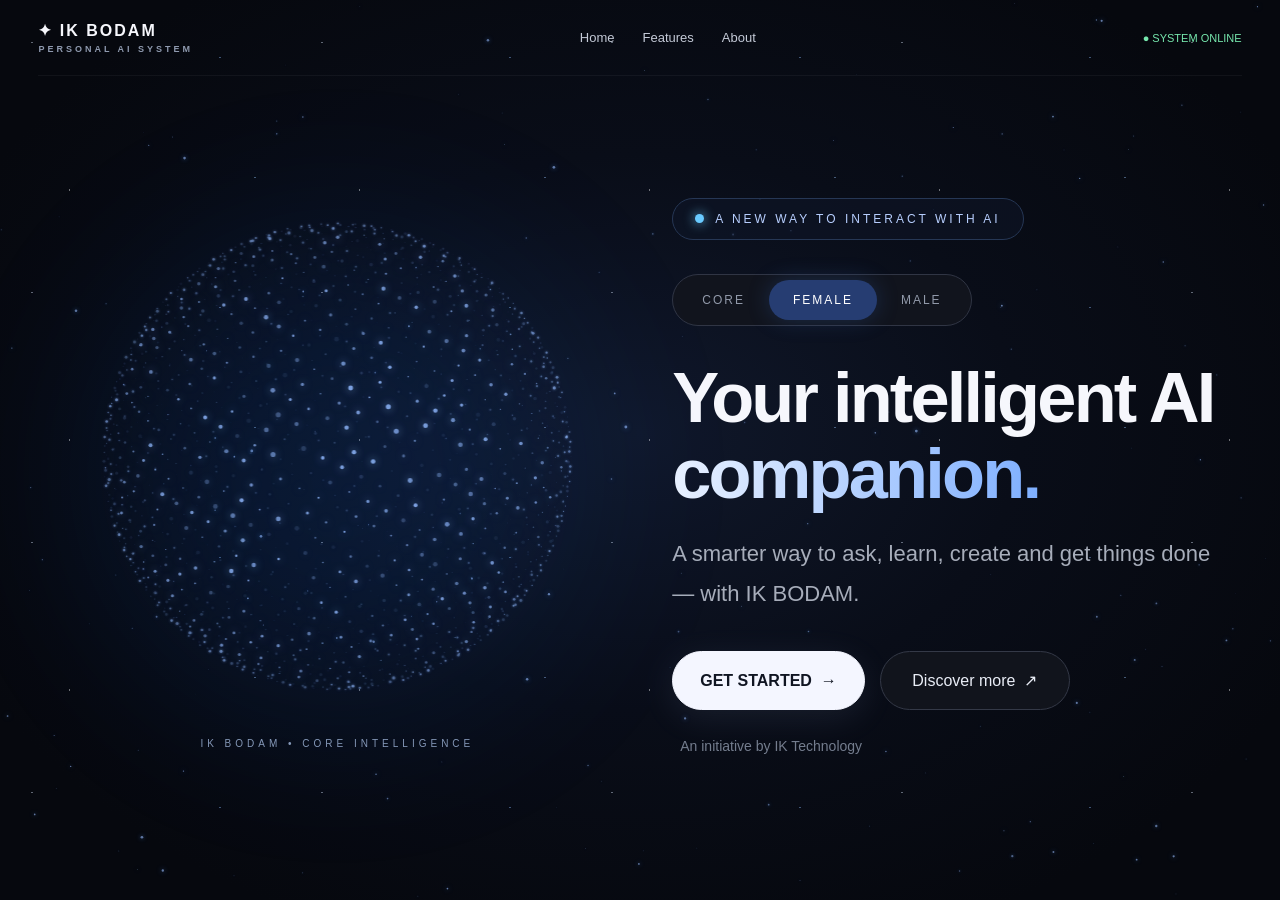
<file: index.html>
<!DOCTYPE html>
<html lang="en">
<head>
<meta charset="UTF-8"><meta name="viewport" content="width=device-width,initial-scale=1">
<meta name="theme-color" content="#070910">
<title>IK BODAM — Your Intelligent AI Companion</title>
<style>
:root{--bg:#070910;--blue:#75adff;--cyan:#42bfff;--muted:#9da5b6;--line:#252b3a}
*{box-sizing:border-box}html{scroll-behavior:smooth}body{margin:0;min-height:100vh;background:var(--bg);color:#f6f7fc;font-family:Inter,Arial,sans-serif;overflow-x:hidden}
.bg{position:fixed;inset:0;z-index:-2;background:radial-gradient(ellipse at 50% 48%,#10182b 0,#090d18 42%,#06080e 82%)}
.bg:after{content:"";position:absolute;inset:0;opacity:.42;background-image:radial-gradient(1px 1px at 11% 17%,#dceaff 99%,transparent),radial-gradient(1px 1px at 76% 23%,#8dbbff 99%,transparent),radial-gradient(1px 1px at 24% 76%,#fff 99%,transparent),radial-gradient(1px 1px at 88% 71%,#9dc9ff 99%,transparent);background-size:290px 250px}
header{height:76px;width:min(94%,1260px);margin:auto;display:flex;align-items:center;justify-content:space-between;border-bottom:1px solid #ffffff0c;position:relative;z-index:4}
.brand{font-weight:800;letter-spacing:2px;font-size:16px}.brand small{display:block;color:#8f9aaf;font-size:9px;letter-spacing:3px;margin-top:4px}
nav{display:flex;align-items:center;gap:28px}nav a{font-size:13px;color:#c4cad7;text-decoration:none}nav a:hover{color:white}.status{font-size:11px;color:#76e7ad}
main{width:min(1240px,94%);margin:0 auto;min-height:calc(100vh - 76px);display:flex;align-items:center;justify-content:center;padding:36px 0 60px}
.hero{width:100%;display:grid;grid-template-columns:1.05fr 1fr;align-items:center;gap:36px}
.visual{height:min(650px,75vh);min-height:430px;position:relative;display:grid;place-items:center}
.visual:before{content:"";position:absolute;width:78%;aspect-ratio:1;border-radius:50%;background:#1268e8;filter:blur(95px);opacity:.13}\n.visual:after{content:"";position:absolute;width:88%;height:25%;border:1px solid #2d8fff55;border-radius:50%;transform:rotate(-9deg);box-shadow:0 0 22px #168bff33;pointer-events:none}
#orb{width:100%;height:100%;position:absolute;inset:0}
.orb-label{position:absolute;bottom:8%;font-size:10px;letter-spacing:4px;color:#8498b8}
.copy{padding:28px 16px 28px 0}
.eyebrow{display:inline-flex;align-items:center;gap:11px;padding:13px 22px;border:1px solid #263755;border-radius:40px;background:#1017298c;color:#b8cfff;font-size:12px;letter-spacing:3px}
.eyebrow i{width:9px;height:9px;background:#69caff;border-radius:50%;box-shadow:0 0 12px #69caff}
.modes{display:flex;gap:0;width:max-content;max-width:100%;padding:5px;border:1px solid #303544;border-radius:40px;background:#11141d;margin:34px 0 34px}
.mode{border:0;border-radius:30px;background:transparent;color:#929aaa;padding:13px 24px;font-size:12px;letter-spacing:2px;cursor:pointer}
.mode.active{background:#263d72;color:white;box-shadow:0 0 22px #3159a055}
h1{font-size:clamp(42px,5.5vw,72px);line-height:1.08;letter-spacing:-2.8px;margin:0 0 22px;font-weight:780}
h1 span{background:linear-gradient(90deg,#eaf2ff,#7eafff);background-clip:text;-webkit-background-clip:text;color:transparent}
.desc{max-width:600px;color:#a7adba;font-size:clamp(17px,1.8vw,22px);line-height:1.8;margin:0 0 38px}
.actions{display:flex;gap:15px;flex-wrap:wrap}.btn{min-width:190px;text-align:center;text-decoration:none;padding:19px 27px;border-radius:40px;font-size:16px;color:#e9edf6;border:1px solid #343947;background:#11141c;cursor:pointer}
.btn.primary{background:#f4f6ff;color:#101522;border-color:#f4f6ff;font-weight:700;box-shadow:0 8px 35px #b8cfff18}
.btn:hover{transform:translateY(-2px);filter:brightness(1.12)}
.credit{color:#747d8e;font-size:14px;margin:28px 0 0 8px}
#workspace{display:none;width:100%;max-width:1160px}
.workspace-head{display:flex;align-items:center;justify-content:space-between;border-bottom:1px solid #293247;padding:18px 0}
.workspace-head h2{letter-spacing:2px}.back{border:1px solid #36435c;background:#101827;color:#eef4ff;padding:12px 18px;border-radius:30px}
.tiles{display:grid;grid-template-columns:repeat(3,1fr);gap:16px;margin-top:26px}
.tile{border:1px solid #263957;background:linear-gradient(145deg,#111a2b,#090e18);padding:24px;border-radius:16px;min-height:140px}
.tile b{color:#8fc5ff;letter-spacing:1px}.tile p{color:#a7b2c4;line-height:1.6;font-size:14px}

.chat-shell{max-width:900px;margin:34px auto 0;border:1px solid #263957;border-radius:22px;background:linear-gradient(145deg,#101827eF,#080e19f5);overflow:hidden;box-shadow:0 25px 90px #0007}
.assistant-top{display:flex;align-items:center;gap:16px;padding:22px 26px;border-bottom:1px solid #263247}
.assistant-orb{width:52px;height:52px;display:grid;place-items:center;border-radius:50%;font-size:25px;color:#d9eaff;background:radial-gradient(circle at 35% 30%,#8cc8ff,#17458a 55%,#07152b);box-shadow:0 0 28px #398dff55}
.assistant-top h2{margin:0;font-size:18px;letter-spacing:2px}.assistant-top p{margin:6px 0 0;font-size:10px;letter-spacing:2px;color:#92a4bf}
.live-dot{display:inline-block;width:7px;height:7px;border-radius:50%;background:#55e4a1;box-shadow:0 0 9px #55e4a1;margin-right:6px}
.active-mode{margin-left:auto;border:1px solid #344968;color:#a9caff;border-radius:22px;padding:9px 13px;font-size:10px;letter-spacing:1px}
.chat-body{min-height:350px;padding:28px;display:flex;flex-direction:column;align-items:flex-start;gap:22px}
.message{max-width:78%;padding:17px 19px;border-radius:4px 18px 18px 18px;background:#15243a;border:1px solid #29466e;color:#e7efff;line-height:1.7}
.message p{margin:7px 0 0}.message-tag{font-size:9px;letter-spacing:2px;color:#8fc3ff;font-weight:700}
.user-message{align-self:flex-end;border-radius:18px 4px 18px 18px;background:#20365a}
.quick-prompts{display:flex;gap:10px;flex-wrap:wrap}
.prompt{border:1px solid #344968;background:#0c1524;color:#a9caff;padding:10px 14px;border-radius:22px;font-size:12px;cursor:pointer}
.chat-input-area{display:flex;gap:10px;padding:18px 20px;border-top:1px solid #263247}
.chat-input-area input{flex:1;min-width:0;background:#080e19;border:1px solid #2a3b56;border-radius:30px;padding:16px 20px;color:#f5f7ff;font-size:15px;outline:none}
.chat-input-area input:focus{border-color:#559bff}
.send-btn{width:50px;height:50px;border:0;border-radius:50%;background:#edf4ff;color:#0a1425;font-size:21px;cursor:pointer}
.chat-note{text-align:center;color:#78869c;font-size:11px;padding:0 12px 17px;margin:0}

@media(max-width:760px){
 header{height:62px;width:92%}nav{gap:14px}nav a:not(:first-child){display:none}
 main{width:100%;padding:28px 20px 55px;min-height:calc(100vh - 62px)}
 .hero{display:flex;flex-direction:column;gap:0;text-align:center}
 .visual{width:100%;height:clamp(300px,43vh,430px);min-height:300px;order:0}
 .copy{padding:0;width:100%;display:flex;align-items:center;flex-direction:column}
 .eyebrow{font-size:10px;letter-spacing:2.4px;padding:11px 17px}
 .modes{margin:18px 0 32px}
 .mode{padding:12px 21px}
 h1{font-size:clamp(39px,8.5vw,54px);letter-spacing:-1.8px;margin-bottom:24px}
 .desc{font-size:18px;line-height:1.8;margin-bottom:35px}
 .actions{justify-content:center;width:100%;gap:12px}
 .btn{min-width:0;flex:1;padding:18px 14px;font-size:15px}
 .credit{margin:25px 0 0}
 .tiles{grid-template-columns:1fr}
}

 .chat-shell{margin-top:22px;border-radius:17px}
 .assistant-top{padding:17px 15px;gap:11px}
 .assistant-orb{width:43px;height:43px}
 .assistant-top h2{font-size:15px}
 .active-mode{font-size:8px;padding:8px}
 .chat-body{padding:20px 14px;min-height:340px}
 .message{max-width:92%;font-size:14px}
 .chat-input-area{padding:13px 12px}
 .chat-input-area input{font-size:14px;padding:14px 16px}

@media(max-width:380px){.mode{padding:11px 16px;font-size:11px}.btn{font-size:13px}.visual{height:300px}}
</style>
</head>
<body>
<div class="bg"></div><canvas id="spacefield" aria-hidden="true" style="position:fixed;inset:0;width:100%;height:100%;z-index:-1;pointer-events:none"></canvas>
<header>
 <div class="brand">✦ IK BODAM<small>PERSONAL AI SYSTEM</small></div>
 <nav><a href="#" id="homeLink">Home</a><a href="#features" id="featuresLink">Features</a><a href="#about">About</a></nav>
 <div class="status">● SYSTEM ONLINE</div>
</header>
<main>
<section class="hero" id="landing">
 <div class="visual">
  <canvas id="orb" aria-label="Animated blue particle AI sphere"></canvas>
  <div class="orb-label">IK BODAM • CORE INTELLIGENCE</div>
 </div>
 <div class="copy">
  <div class="eyebrow"><i></i> A NEW WAY TO INTERACT WITH AI</div>
  <div class="modes" aria-label="Select AI character">
   <button class="mode" data-mode="CORE">CORE</button><button class="mode active" data-mode="FEMALE">FEMALE</button><button class="mode" data-mode="MALE">MALE</button>
  </div>
  <h1>Your intelligent AI<br><span>companion.</span></h1>
  <p class="desc">A smarter way to ask, learn, create and get things done — with IK BODAM.</p>
  <div class="actions"><button class="btn primary" id="explore">GET STARTED&nbsp; →</button><a class="btn" href="#about" id="discover">Discover more&nbsp; ↗</a></div>
  <p class="credit">An initiative by IK Technology</p>
 </div>
</section>
<section id="workspace">
 <div class="workspace-head">
  <div><h2>IK BODAM AI</h2><small style="color:#8d9bb2">PERSONAL INTELLIGENCE INTERFACE</small></div>
  <button class="back" id="back">← Home</button>
 </div>
 <div class="chat-shell">
  <div class="assistant-top">
   <div class="assistant-orb">✦</div>
   <div><h2>IK BODAM</h2><p><span class="live-dot"></span> READY TO ASSIST</p></div>
   <div class="active-mode" id="activeMode">FEMALE MODE</div>
  </div>
  <div class="chat-body" id="chatBody">
   <div class="message assistant-message">
    <span class="message-tag">IK BODAM</span>
    <p>Hello! I'm IK BODAM, your personal AI assistant. How can I help you today?</p>
   </div>
   <div class="quick-prompts">
    <button class="prompt" data-prompt="Tell me about your capabilities">Explore capabilities</button>
    <button class="prompt" data-prompt="Help me write something">Writing help</button>
    <button class="prompt" data-prompt="Explain a topic to me">Learn something</button>
   </div>
  </div>
  <form class="chat-input-area" id="chatForm">
   <input id="chatInput" type="text" autocomplete="off" placeholder="Message IK BODAM..." aria-label="Message IK BODAM">
   <button class="send-btn" type="submit" aria-label="Send message">➤</button>
  </form>
  <p class="chat-note">AI responses require a connected model API. This screen is the interface only.</p>
 </div>
</section>
</main>
<script>

// Slow cinematic moving starfield, inspired by the reference atmosphere.
const sky=document.getElementById('spacefield'), skyCtx=sky.getContext('2d');
let stars=[], sw=0, sh=0, lastSky=0;
function resizeSky(){
 const dpr=Math.min(devicePixelRatio||1,2);
 sw=innerWidth; sh=innerHeight;
 sky.width=sw*dpr; sky.height=sh*dpr;
 skyCtx.setTransform(dpr,0,0,dpr,0,0);
 stars=Array.from({length:Math.min(190,Math.floor(sw*sh/6500))},()=>({
  x:Math.random()*sw,y:Math.random()*sh,
  r:.35+Math.random()*1.15,
  speed:.12+Math.random()*.38,
  drift:(Math.random()-.5)*.12,
  phase:Math.random()*Math.PI*2
 }));
}
function moveSpace(t){
 const dt=Math.min((t-lastSky)/16.67||1,2); lastSky=t;
 skyCtx.clearRect(0,0,sw,sh);
 for(const s of stars){
  s.y+=s.speed*dt; s.x+=s.drift*dt;
  if(s.y>sh+3){s.y=-3;s.x=Math.random()*sw}
  if(s.x>sw+3)s.x=-3; if(s.x<-3)s.x=sw+3;
  const tw=.45+.55*(.5+.5*Math.sin(t*.0007+s.phase));
  skyCtx.beginPath();
  skyCtx.fillStyle=`rgba(155,190,255,${tw*.62})`;
  skyCtx.shadowBlur=5*tw; skyCtx.shadowColor='#579cff';
  skyCtx.arc(s.x,s.y,s.r*tw,0,Math.PI*2); skyCtx.fill();
 }
 skyCtx.shadowBlur=0;
 requestAnimationFrame(moveSpace);
}
addEventListener('resize',resizeSky,{passive:true});
resizeSky();requestAnimationFrame(moveSpace);

const canvas=document.getElementById('orb'),ctx=canvas.getContext('2d');let w=0,h=0,particles=[],mode='FEMALE',rotation=0;
function resize(){const r=canvas.getBoundingClientRect(),dpr=Math.min(devicePixelRatio||1,2);canvas.width=r.width*dpr;canvas.height=r.height*dpr;ctx.setTransform(dpr,0,0,dpr,0,0);w=r.width;h=r.height;particles=[];const n=Math.min(1800,Math.max(700,Math.floor(w*h/230)));for(let i=0;i<n;i++){const y=1-2*(i+.5)/n,rad=Math.sqrt(1-y*y),a=Math.PI*(1+Math.sqrt(5))*i;particles.push({x:Math.cos(a)*rad,y,z:Math.sin(a)*rad,seed:Math.random()*6.28,size:.45+Math.random()*1.25})}}
function draw(t){ctx.clearRect(0,0,w,h);rotation+=.0022;const radius=Math.min(w*.39,h*.43),cx=w/2,cy=h*.47;const hue=mode==='FEMALE'?'145,185,255':mode==='MALE'?'75,190,255':'105,215,255';const sorted=[];for(const p of particles){const tilt=rotation, x=p.x, y=p.y*Math.cos(tilt)-p.z*Math.sin(tilt), z=p.y*Math.sin(tilt)+p.z*Math.cos(tilt);const perspective=2.7/(2.7-z);sorted.push({sx:cx+x*radius,sy:cy+y*radius,depth:z,perspective,size:p.size*(.65+perspective*.22),twinkle:.55+.45*Math.sin(t*.002+p.seed)})}sorted.sort((a,b)=>a.depth-b.depth);for(const p of sorted){const alpha=(.22+(p.depth+1)*.32)*p.twinkle;ctx.beginPath();ctx.fillStyle=`rgba(${hue},${alpha})`;ctx.shadowBlur=p.depth>.25?8:3;ctx.shadowColor=`rgb(${hue})`;ctx.arc(p.sx,p.sy,p.size*p.perspective,0,Math.PI*2);ctx.fill()}ctx.shadowBlur=0;requestAnimationFrame(draw)}
function setMode(m){mode=m;document.querySelectorAll('.mode').forEach(b=>b.classList.toggle('active',b.dataset.mode===m))}
document.querySelectorAll('.mode').forEach(b=>b.addEventListener('click',()=>setMode(b.dataset.mode)));
function enter(){try{localStorage.setItem('ikb_g',mode==='MALE'?'male':'female')}catch(e){}location.href='dashboard.html'}
const chatBody=document.getElementById('chatBody'),chatInput=document.getElementById('chatInput');
function addChatMessage(text,kind){const box=document.createElement('div');box.className='message '+(kind==='user'?'user-message':'assistant-message');const tag=document.createElement('span');tag.className='message-tag';tag.textContent=kind==='user'?'YOU':'IK BODAM';const para=document.createElement('p');para.textContent=text;box.append(tag,para);chatBody.appendChild(box);chatBody.scrollTop=chatBody.scrollHeight;}
document.getElementById('chatForm').addEventListener('submit',e=>{e.preventDefault();const value=chatInput.value.trim();if(!value)return;addChatMessage(value,'user');chatInput.value='';addChatMessage('The assistant interface is ready. Connect your AI model API to enable live intelligent responses.','assistant');});
document.querySelectorAll('.prompt').forEach(b=>b.addEventListener('click',()=>{chatInput.value=b.dataset.prompt;chatInput.focus();}));
function home(){document.getElementById('workspace').style.display='none';document.getElementById('landing').style.display='grid';window.scrollTo(0,0)}
document.getElementById('explore').onclick=enter;document.getElementById('back').onclick=home;document.getElementById('homeLink').onclick=e=>{e.preventDefault();home()};document.getElementById('featuresLink').onclick=e=>{e.preventDefault();enter()};document.getElementById('discover').onclick=e=>{e.preventDefault();document.querySelector('.desc').textContent='Meet your personal AI companion — voice assistance, intelligent tools, memory and secure device control.'};
new ResizeObserver(resize).observe(canvas);resize();requestAnimationFrame(draw);
</script>
</body></html>
</file>
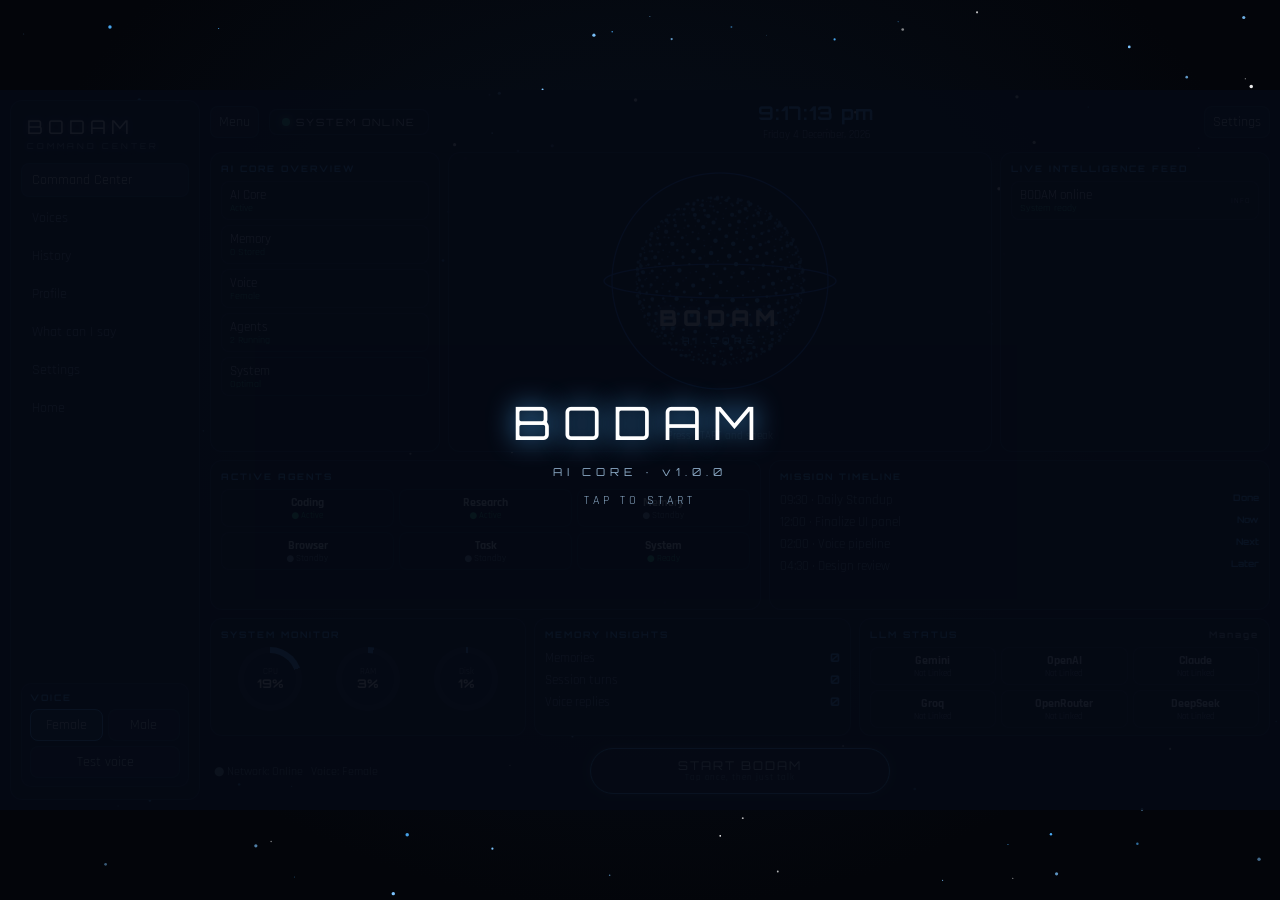
<file: dashboard.html>
<!doctype html>
<html lang="en">
<head>
<meta charset="utf-8">
<meta name="viewport" content="width=device-width,initial-scale=1,viewport-fit=cover">
<meta name="theme-color" content="#070910">
<title>BODAM — Command Center</title>
<link href="https://fonts.googleapis.com/css2?family=Orbitron:wght@500;700;900&family=Rajdhani:wght@400;500;600&display=swap" rel="stylesheet">
<style>
:root{--cyan:#4db2ff;--green:#34d399;--amber:#fbbf24;--red:#f87171;--panel:rgba(5,12,24,.84);--line:rgba(77,178,255,.2);--txt:#e6f2ff;--dim:#8aa8c4}
*{box-sizing:border-box;margin:0;padding:0;-webkit-tap-highlight-color:transparent;touch-action:manipulation}
html,body{height:100%;overflow:hidden;background:#03050a}
body{color:var(--txt);font-family:Rajdhani,system-ui,sans-serif;font-size:14px;background:radial-gradient(ellipse at 50% 40%,#07101d 0,#03050a 72%)}
#stars{position:fixed;inset:0;width:100%;height:100%}
#stage{position:absolute;left:0;top:0;width:1280px;height:720px;transform-origin:0 0}
.orb-font,.brand,h2,.clock b,.big,#talk{font-family:Orbitron,sans-serif}
.app{position:absolute;inset:0;display:grid;grid-template-columns:190px 1fr;gap:10px;padding:10px}
aside{background:var(--panel);border:1px solid var(--line);border-radius:12px;padding:12px 10px;display:flex;flex-direction:column;gap:4px;backdrop-filter:blur(6px)}
.brand{font-size:19px;letter-spacing:5px;color:#fff;text-shadow:0 0 6px rgba(77,178,255,.6);padding:2px 6px 8px}
.brand small{display:block;font-size:8px;letter-spacing:3px;color:var(--dim);margin-top:2px}
.nav{padding:7px 10px;border-radius:8px;color:var(--dim);cursor:pointer;border:1px solid transparent;display:flex;justify-content:space-between;font-size:14px}
.nav.on,.nav:hover{color:#fff;background:rgba(77,178,255,.12);border-color:var(--line)}
.vbox{margin-top:auto;border:1px solid var(--line);border-radius:10px;padding:8px;background:rgba(5,14,30,.6)}
.vbox h3{font-size:9px;letter-spacing:2px;color:var(--cyan);margin-bottom:6px;font-family:Orbitron}
.seg{display:flex;gap:5px;margin-bottom:5px}.seg button{flex:1}
button{font:inherit;color:var(--txt);background:rgba(77,178,255,.08);border:1px solid var(--line);border-radius:8px;padding:6px 8px;cursor:pointer}
button.on{background:rgba(77,178,255,.22);border-color:var(--cyan)}
.main{display:grid;grid-template-rows:44px 300px 150px 118px 54px;gap:8px;min-width:0}
header{display:flex;align-items:center;gap:10px}
.pill{border:1px solid var(--line);background:var(--panel);border-radius:8px;padding:6px 12px;font-size:10px;letter-spacing:2px;font-family:Orbitron;white-space:nowrap}
.pill i{display:inline-block;width:8px;height:8px;border-radius:50%;background:var(--green);box-shadow:0 0 8px var(--green);margin-right:6px}
.clock{flex:1;text-align:center}.clock b{display:block;font-size:19px;color:var(--cyan);letter-spacing:1px}.clock span{font-size:11px;color:var(--dim)}
.row3{display:grid;gap:8px;min-height:0}
.r1{grid-template-columns:230px 1fr 270px}.r2{grid-template-columns:1.1fr 1fr}.r3{grid-template-columns:1fr 1fr 1.3fr}
.panel{background:var(--panel);border:1px solid var(--line);border-radius:12px;padding:10px;backdrop-filter:blur(6px);min-width:0;min-height:0;overflow:hidden;position:relative}
.panel h2{font-size:9px;letter-spacing:2px;color:var(--cyan);margin-bottom:7px}
.row{display:flex;align-items:center;gap:8px;padding:5px 8px;border:1px solid rgba(77,178,255,.14);border-radius:8px;margin-bottom:5px;background:rgba(4,12,26,.55);font-size:13px}
.row .ic{width:24px;height:24px;border-radius:7px;display:grid;place-items:center;background:rgba(77,178,255,.16);font-size:12px;flex:none}
.row small{display:block;color:var(--green);font-size:10px;line-height:1.1}
.row .t{flex:1;min-width:0}.row .t div{white-space:nowrap;overflow:hidden;text-overflow:ellipsis}
.tag{font-size:8px;letter-spacing:1px;color:var(--dim)}
.core{padding:0}
#sph{position:absolute;inset:0;width:100%;height:100%}
.cname{position:absolute;left:0;right:0;top:172px;transform:translateY(-50%);text-align:center;font-family:Orbitron;font-weight:900;font-size:22px;letter-spacing:6px;color:#fff;text-shadow:0 0 8px rgba(77,178,255,.6);pointer-events:none}
.cname small{display:block;font-size:9px;letter-spacing:5px;color:var(--cyan);margin-top:4px;font-weight:500}
#say{position:absolute;left:12px;right:12px;bottom:8px;text-align:center;font-size:15px;line-height:1.2;max-height:52px;overflow:hidden}
#say em{display:block;color:var(--dim);font-style:normal;font-size:11px}
.chips{display:grid;grid-template-columns:repeat(3,1fr);gap:5px}
.chips div{border:1px solid rgba(77,178,255,.14);border-radius:8px;padding:5px;text-align:center;background:rgba(4,12,26,.55);font-size:12px}
.chips small{display:block;font-size:9px;color:var(--dim)}.chips .ok small{color:var(--green)}.chips .act{border-color:var(--cyan);box-shadow:0 0 8px rgba(77,178,255,.4)}
.stat{display:flex;justify-content:space-between;padding:3px 0;color:var(--dim);font-size:13px}.stat b{color:var(--cyan);font-family:Orbitron;font-size:12px}
.gauges{display:flex;justify-content:space-around}
.gauge{--v:0;width:64px;height:64px;border-radius:50%;background:conic-gradient(var(--cyan) calc(var(--v)*1%),rgba(77,178,255,.14) 0);display:grid;place-items:center;position:relative}
.gauge::before{content:"";position:absolute;inset:6px;border-radius:50%;background:#050d1a}
.gauge span{position:relative;text-align:center;font-size:9px;color:var(--dim);line-height:1.1}.gauge b{display:block;color:#fff;font-size:12px;font-family:Orbitron}
.qc button{width:100%;text-align:left;margin-bottom:4px;padding:2px 8px;font-size:12px;line-height:1.4}
.bar{display:flex;align-items:center;gap:10px;justify-content:space-between;padding:0 4px}
.bar .side{flex:1;display:flex;gap:8px;color:var(--dim);font-size:12px}
.bar .side.r{justify-content:flex-end}
#talk{min-width:300px;height:46px;border-radius:30px;border:1px solid var(--cyan);box-shadow:0 0 10px rgba(77,178,255,.3);background:rgba(77,178,255,.1);font-size:12px;letter-spacing:2px;line-height:1.15}
#talk small{display:block;font-size:9px;color:var(--dim);letter-spacing:1px;font-family:Rajdhani}
#talk.live{border-color:var(--green);box-shadow:0 0 12px var(--green)}
#overlay,#panel{position:absolute;inset:0;z-index:50;background:rgba(2,4,9,.94);display:none;place-items:center}
#overlay.show,#panel.show{display:grid}
.mgrid{display:grid;grid-template-columns:1fr 1fr;gap:8px}.mgrid button{padding:14px;text-align:left;font-size:15px}
.vcols{display:grid;grid-template-columns:1fr 1fr;gap:10px}.vcols button{display:block;width:100%;text-align:left;margin-bottom:6px;font-size:13px}
.hrow{border:1px solid rgba(77,178,255,.14);border-radius:8px;padding:6px 8px;margin-bottom:6px;font-size:13px}.hrow small{color:#8aa8c4}
.avatar{width:54px;height:54px;border-radius:50%;display:grid;place-items:center;font-family:Orbitron;font-size:22px;background:rgba(77,178,255,.25);border:1px solid #4db2ff}
.macct{display:flex;align-items:center;gap:12px;margin-top:14px;padding:10px 12px;border:1px solid var(--line);border-radius:12px;background:rgba(77,178,255,.08);cursor:pointer}
.macct .avatar{width:40px;height:40px;font-size:17px;flex:none}
.legal{font-size:13px;line-height:1.55;color:#c9dcee;max-height:410px;overflow:auto;padding-right:4px}
.legal h4{font-family:Orbitron;font-size:10px;letter-spacing:2px;color:#4db2ff;margin:12px 0 4px}
.legal p,.legal li{margin-bottom:4px}.legal ul{padding-left:18px}
#openBtn{display:none;position:absolute;left:50%;bottom:76px;transform:translateX(-50%);z-index:45;padding:12px 22px;border-radius:30px;border:1px solid #4db2ff;background:rgba(77,178,255,.35);color:#fff;box-shadow:0 0 24px #4db2ff;font-size:15px}
#boot{flex-direction:column;gap:14px;text-align:center;cursor:pointer}
#boot .big{font-size:46px;letter-spacing:12px;color:#fff;text-shadow:0 0 26px var(--cyan)}
#boot small{color:var(--dim);letter-spacing:4px;animation:bl 1.4s infinite}@keyframes bl{50%{opacity:.25}}
.box{background:#050f1d;border:1px solid var(--cyan);border-radius:14px;padding:14px;width:min(900px,calc(100vw - 24px));max-height:650px;overflow:auto;display:flex;flex-direction:column;gap:8px}
.prow{display:grid;grid-template-columns:105px minmax(110px,1fr) minmax(110px,1fr) minmax(140px,1.2fr) 32px;gap:6px;align-items:center}
.prow label{font-size:13px}.prow label.h{font-size:9px;color:var(--dim);letter-spacing:1px}
input[type=text],input[type=password]{font:inherit;font-size:13px;background:#04101f;border:1px solid var(--line);color:var(--txt);padding:6px 8px;border-radius:8px;width:100%;min-width:0}
select{font:inherit;font-size:13px;background:#04101f;border:1px solid var(--line);color:var(--txt);padding:6px 8px;border-radius:8px;width:100%;min-width:0}
input[type=radio]{accent-color:#4db2ff;width:18px;height:18px}
</style>
</head>
<body>
<canvas id="stars"></canvas>
<div id="stage">
<div class="app">
<aside>
  <div class="brand">BODAM<small>COMMAND CENTER</small></div>
  <div class="nav on" id="navHome">Command Center</div>
  <div class="nav" id="navVoice">Voices</div>
  <div class="nav" id="navHist">History</div>
  <div class="nav" id="navAcct">Profile</div>
  <div class="nav" id="navHelp">What can I say</div>
  <div class="nav" id="navSet">Settings</div>
  <div class="nav" onclick="location.href='index.html'">Home</div>
  <div class="vbox"><h3>VOICE</h3>
    <div class="seg"><button id="vF" class="on">Female</button><button id="vM">Male</button></div>
    <button id="test" style="width:100%">Test voice</button></div>
</aside>
<div class="main">
  <header>
    <button id="menuBtn">Menu</button>
    <div class="pill"><i></i>SYSTEM ONLINE</div>
    <div class="clock"><b id="clk">--:--:--</b><span id="dt"></span></div>
    <button id="gear">Settings</button>
  </header>

  <div class="row3 r1">
    <section class="panel"><h2>AI CORE OVERVIEW</h2>
      <div class="row"><div class="t"><div>AI Core</div><small>Active</small></div></div>
      <div class="row"><div class="t"><div>Memory</div><small id="memS">0 Stored</small></div></div>
      <div class="row"><div class="t"><div>Voice</div><small id="voiceS">Female</small></div></div>
      <div class="row"><div class="t"><div>Agents</div><small>2 Running</small></div></div>
      <div class="row"><div class="t"><div>System</div><small>Optimal</small></div></div>
    </section>
    <section class="panel core"><canvas id="sph"></canvas>
      <div class="cname">BODAM<small>AI CORE</small></div>
      <div id="say"><em>Press START and speak</em></div>
    </section>
    <section class="panel"><h2>LIVE INTELLIGENCE FEED</h2><div id="feed"></div></section>
  </div>

  <div class="row3 r2">
    <section class="panel"><h2>ACTIVE AGENTS</h2>
      <div class="chips">
        <div class="ok"><b>Coding</b><small>● Active</small></div><div class="ok"><b>Research</b><small>● Active</small></div><div><b>Memory</b><small style="color:var(--dim)">● Standby</small></div>
        <div><b>Browser</b><small style="color:var(--dim)">● Standby</small></div><div><b>Task</b><small style="color:var(--dim)">● Standby</small></div><div class="ok"><b>System</b><small>● Ready</small></div>
      </div></section>
    <section class="panel"><h2>MISSION TIMELINE</h2><div id="tl"></div></section>
    
  </div>

  <div class="row3 r3">
    <section class="panel"><h2>SYSTEM MONITOR</h2>
      <div class="gauges"><div class="gauge" id="gC"><span>CPU<b>0%</b></span></div><div class="gauge" id="gR"><span>RAM<b>0%</b></span></div><div class="gauge" id="gD"><span>Disk<b>0%</b></span></div></div></section>
    <section class="panel"><h2>MEMORY INSIGHTS</h2>
      <div class="stat">Memories <b id="mem">0</b></div><div class="stat">Session turns <b id="turns">0</b></div><div class="stat">Voice replies <b id="vr">0</b></div></section>
    <section class="panel"><h2>LLM STATUS <span style="float:right;cursor:pointer;color:var(--dim)" id="manage">Manage</span></h2><div class="chips" id="llm"></div></section>
  </div>

  <div class="bar">
    <div class="side"><span id="net">● Network</span><span id="vmode">Voice: Female</span></div>
    <button id="talk"><span id="talkT">START BODAM</span><small id="talkS">Tap once, then just talk</small></button>
    <div class="side r"></div>
  </div>
</div>
</div>

<div id="boot" class="show" style="position:absolute;inset:0;z-index:60;background:rgba(5,9,20,.94);display:flex;align-items:center;justify-content:center">
  <div style="text-align:center;display:flex;flex-direction:column;gap:14px"><div class="big orb-font" style="font-size:46px;letter-spacing:12px;color:#fff;text-shadow:0 0 26px #4db2ff">BODAM</div><div class="orb-font" style="color:#8aa8c4;letter-spacing:5px;font-size:11px">AI CORE · v1.0.0</div><small style="color:#8aa8c4;letter-spacing:4px;animation:bl 1.4s infinite">TAP TO START</small></div>
</div>

<div id="panel"><div class="box">
  <h2 id="pTitle" class="orb-font" style="color:#4db2ff;font-size:12px;letter-spacing:3px"></h2>
  <div id="pBody"></div>
  <div class="seg"><button id="pBack">Menu</button><button id="pClose">Close</button></div>
</div></div>
<button id="openBtn"></button>

<div id="overlay"><div class="box">
  <h2 id="oTitle" class="orb-font" style="color:#4db2ff;font-size:12px;letter-spacing:3px">API KEY</h2>
  <div id="secApi">
  <small style="color:#8aa8c4">Add keys from different AI providers. Choose your main provider under USE. If it fails or reaches a limit, BODAM can try the other connected providers automatically.</small>
  <label style="display:flex;gap:8px;align-items:center;font-size:13px;margin:5px 0"><input type="checkbox" id="apiFallback" style="accent-color:#4db2ff;width:18px;height:18px"> Automatic backup: try another connected provider if the selected one fails</label>
  <div class="prow"><label class="h">PROVIDER</label><label class="h">API KEY / URL</label><label class="h">MODEL</label><label class="h">CUSTOM API URL</label><label class="h">USE</label></div>
  <div id="plist"></div>
  <small style="color:#8aa8c4">Keys are saved in this browser on this device. Ollama: enter its server URL in API KEY / URL. Custom: enter an OpenAI-compatible API URL (usually ending in /v1/chat/completions). Keep private keys secret; a public website's browser storage is not secure for distributing keys.</small>
  </div>
  <div id="secVoice">
  <div class="prow" style="grid-template-columns:150px 1fr;margin-top:6px"><label>Voice engine</label><select id="tEng"><option value="gemini">BODAM human voice (Gemini key se, free)</option><option value="browser">Sirf phone ki voice</option></select></div>
  <div class="prow" style="grid-template-columns:150px 1fr"><label>Female (BODAM)</label><select id="tGF"></select></div>
  <div class="prow" style="grid-template-columns:150px 1fr"><label>Male (BODAM)</label><select id="tGM"></select></div>
  <div class="prow" style="grid-template-columns:150px 1fr"><label>Phone female (backup)</label><select id="tF"></select></div>
  <div class="prow" style="grid-template-columns:150px 1fr"><label>Phone male (backup)</label><select id="tM"></select></div>
  <label style="display:flex;gap:8px;align-items:center;font-size:13px;margin-top:6px"><input type="checkbox" id="tFb" style="accent-color:#4db2ff;width:18px;height:18px"> When the BODAM voice limit is reached, fall back to the phone voice (may sound robotic)</label>
  <small style="color:#8aa8c4">When this is off, only the BODAM voice is used. If its limit is reached, BODAM stays silent and the reply appears as text.</small>
  </div>
  <div class="seg"><button id="save" class="on">Save</button><button id="close">Close</button></div>
</div></div>
</div>

<script>
const $=s=>document.querySelector(s);
if(!('speechSynthesis' in window)){window.speechSynthesis={cancel(){},speak(){},getVoices(){return[]},onvoiceschanged:null};window.SpeechSynthesisUtterance=window.SpeechSynthesisUtterance||function(t){this.text=t}}
const S={gender:localStorage.getItem('ikb_g')||'female',lang:localStorage.getItem('ikb_l')||'hi',turns:0,vr:0,mem:+(localStorage.getItem('ikb_m')||0),listening:false,speaking:false};

/* ===== fit stage (landscape, auto-rotate in portrait) ===== */
function fit(){
  const W=innerWidth,H=innerHeight,sw=1280,sh=720,st=$('#stage');
  if(H>W){const s=Math.min(H/sw,W/sh);st.style.transform=`translate(${(W+sh*s)/2}px,${(H-sw*s)/2}px) rotate(90deg) scale(${s})`}
  else{const s=Math.min(W/sw,H/sh);st.style.transform=`translate(${(W-sw*s)/2}px,${(H-sh*s)/2}px) scale(${s})`}
}
addEventListener('resize',fit);fit();

/* ===== starfield (space background) ===== */
const sc=$('#stars'),sx=sc.getContext('2d');let stars=[];
function initStars(){const d=devicePixelRatio||1;sc.width=innerWidth*d;sc.height=innerHeight*d;
  const n=Math.round(innerWidth*innerHeight/5500);const cols=['255,255,255','124,196,255','77,178,255'];
  stars=Array.from({length:n},()=>({x:Math.random()*sc.width,y:Math.random()*sc.height,r:(Math.random()*1.4+.4)*d,c:cols[Math.floor(Math.random()*3)],p:Math.random()*6.28,s:.4+Math.random()*1.2}))}
addEventListener('resize',initStars);initStars();

/* ===== rotating particle sphere ===== */
const cv=$('#sph'),cx=cv.getContext('2d');
const N=700,pts=[];
for(let i=0;i<N;i++){const y=1-2*(i+.5)/N,r=Math.sqrt(1-y*y),th=Math.PI*(1+Math.sqrt(5))*i;pts.push([Math.cos(th)*r,y,Math.sin(th)*r,.7+Math.random()*1.5])}
let ang=0,last=performance.now();
function frame(now){
  const dt=Math.min(50,now-last);last=now;
  // stars
  sx.clearRect(0,0,sc.width,sc.height);
  for(const s of stars){s.p+=dt*.001*s.s;const a=.35+.65*Math.abs(Math.sin(s.p));sx.fillStyle=`rgba(${s.c},${a})`;sx.beginPath();sx.arc(s.x,s.y,s.r,0,6.283);sx.fill()}
  // sphere
  const k=2,w=cv.offsetWidth*k,h=cv.offsetHeight*k;if(cv.width!==w){cv.width=w;cv.height=h}
  cx.clearRect(0,0,w,h);
  const mul=S.speaking?2.6:S.listening?1.6:1;
  ang+=dt*.00028*mul;
  const pulse=S.speaking?1+.045*Math.sin(now/85):1;
  const R=84*k*pulse,X=w/2,Y=128*k,tilt=.28,ca=Math.cos(ang),sa=Math.sin(ang),ct=Math.cos(tilt),st=Math.sin(tilt);
  const col=S.listening?'52,211,153':'77,178,255';
  cx.strokeStyle=`rgba(${S.listening?'52,211,153':'37,120,255'},.9)`;cx.lineWidth=1.2*k;
  cx.beginPath();cx.arc(X,Y,R+24*k,0,6.283);cx.stroke();
  cx.beginPath();cx.ellipse(X,Y,R+32*k,R*.2,0,0,6.283);cx.stroke();
  for(const p of pts){
    const x1=p[0]*ca+p[2]*sa,z1=-p[0]*sa+p[2]*ca,y1=p[1]*ct-z1*st,z2=p[1]*st+z1*ct;
    const d=(z2+1)/2,a=.25+.75*d;cx.fillStyle=`rgba(${col},${a})`;
    cx.beginPath();cx.arc(X+x1*R,Y+y1*R,p[3]*k*(.5+.6*d),0,6.283);cx.fill();
  }
  requestAnimationFrame(frame);
}
requestAnimationFrame(frame);

/* ===== clock + helpers ===== */
function tick(){const d=new Date();$('#clk').textContent=d.toLocaleTimeString('en-IN');$('#dt').textContent=d.toLocaleDateString('en-IN',{weekday:'long',day:'numeric',month:'long',year:'numeric'})}
setInterval(tick,1000);tick();
const esc=t=>String(t).replace(/[&<>]/g,c=>({'&':'&amp;','<':'&lt;','>':'&gt;'}[c]));
function say(you,bot){$('#say').innerHTML=(you?'<em>'+esc(you)+'</em>':'')+esc(bot||'')}
function feed(title,sub,tag='INFO'){const f=$('#feed'),r=document.createElement('div');r.className='row';r.innerHTML='<div class="t"><div>'+esc(title)+'</div><small>'+esc(sub)+'</small></div><span class="tag">'+tag+'</span>';f.prepend(r);while(f.children.length>5)f.lastChild.remove()}
function stats(){$('#turns').textContent=S.turns;$('#vr').textContent=S.vr;$('#mem').textContent=S.mem;$('#memS').textContent=S.mem+' Stored'}
stats();
feed('BODAM online','System ready','INFO');
const tasks=[['09:30','Daily Standup','Done'],['12:00','Finalize UI panel','Now'],['02:00','Voice pipeline','Next'],['04:30','Design review','Later']];
function drawTL(){$('#tl').innerHTML=tasks.slice(-5).map(t=>'<div class="stat"><span>'+t[0]+' · '+esc(t[1])+'</span><b style="font-size:9px">'+t[2]+'</b></div>').join('');}
drawTL();

/* ===== voice out ===== */
let voices=[];function lv(){voices=speechSynthesis.getVoices()}
if('speechSynthesis' in window){lv();speechSynthesis.onvoiceschanged=lv}
const FEM=/female|zira|samantha|susan|hazel|heera|kalpana|swara|aria|jenny|karen|moira|tessa|veena|google (uk english female|us english|हिन्दी|hindi)/i;
const MAL=/\bmale\b|david|daniel|mark|ravi|hemant|prabhat|guy|james|george|alex|fred|google uk english male/i;
function pickVoice(l){
  const pre=l==='hi'?'hi':'en';
  let pool=voices.filter(v=>v.lang.toLowerCase().startsWith(pre));
  if(!pool.length)pool=voices.filter(v=>v.lang.toLowerCase().startsWith('en'));
  const want=(cfg.tts&&(S.gender==='male'?cfg.tts.vM:cfg.tts.vF))||'';
  if(want){const w=voices.find(v=>v.voiceURI===want);if(w)return w}
  const re=S.gender==='female'?FEM:MAL,o=S.gender==='female'?MAL:FEM;
  let best=null,bs=-99;
  for(const v of pool){let sc=0;if(/natural|neural|online|enhanced|premium|wavenet|studio/i.test(v.name))sc+=3;if(/google/i.test(v.name))sc+=2;if(re.test(v.name))sc+=5;if(o.test(v.name))sc-=5;if(v.localService===false)sc+=1;if(sc>bs){bs=sc;best=v}}
  return best;
}
function speakBrowser(text,end){
  if(!window.speechSynthesis||!window.speechSynthesis.getVoices||typeof SpeechSynthesisUtterance==='undefined'||!SpeechSynthesisUtterance.prototype||!('rate' in SpeechSynthesisUtterance.prototype)){end&&end();return}
  const my=spkId;
  speechSynthesis.cancel();
  const l=/[\u0900-\u097F]/.test(text)?'hi':S.lang,v=pickVoice(l);
  const parts=text.split(/(?<=[.!?\u0964])\s+/).filter(x=>x.trim());
  const manual=cfg.tts&&(S.gender==='male'?cfg.tts.vM:cfg.tts.vF);
  const bp=manual?(S.gender==='male'?.78:.9):(S.gender==='male'?(v&&MAL.test(v.name)?.75:.45):.85),br=S.gender==='male'?.88:.92;
  S.vr++;stats();
  parts.forEach((t,i)=>{
    const u=new SpeechSynthesisUtterance(t);
    if(v){u.voice=v;u.lang=v.lang}else u.lang=l==='hi'?'hi-IN':'en-IN';
    const last=i===parts.length-1,qn=/\?\s*$/.test(t);
    u.pitch=Math.max(.1,bp+(Math.random()*.08-.04)+(qn?.06:0)-(last&&!qn?.04:0));
    u.rate=br+(Math.random()*.06-.03);
    if(i===0)u.onstart=()=>{S.speaking=true};
    if(last)u.onend=u.onerror=()=>{if(my!==spkId)return;S.speaking=false;end&&end()};
    speechSynthesis.speak(u);
  });
}
let curAudio=null,spkId=0,ttsCool=0;const ttsCache=new Map();
const GM=['gemini-3.8-flash-tts','gemini-3.8-flash-lite-tts','gemini-3.1-flash-tts-preview','gemini-2.5-flash-preview-tts'];
const GVF=[['Gacrux','Gacrux — mature, gehri'],['Despina','Despina — smooth'],['Sulafat','Sulafat — warm'],['Vindemiatrix','Vindemiatrix — gentle'],['Kore','Kore — firm'],['Achernar','Achernar — soft']];
const GVM=[['Algieba','Algieba — smooth, deep'],['Charon','Charon — informative'],['Orus','Orus — firm'],['Alnilam','Alnilam — firm'],['Algenib','Algenib — gravelly, bahut deep'],['Iapetus','Iapetus — clear'],['Rasalgethi','Rasalgethi — informative']];
function b64bytes(b){const bin=atob(b),u=new Uint8Array(bin.length);for(let i=0;i<bin.length;i++)u[i]=bin.charCodeAt(i);return u}
function pcmWav(pcm){const h=new ArrayBuffer(44),v=new DataView(h),w=(o,t)=>{for(let i=0;i<t.length;i++)v.setUint8(o+i,t.charCodeAt(i))};w(0,'RIFF');v.setUint32(4,36+pcm.length,true);w(8,'WAVEfmt ');v.setUint32(16,16,true);v.setUint16(20,1,true);v.setUint16(22,1,true);v.setUint32(24,24000,true);v.setUint32(28,48000,true);v.setUint16(32,2,true);v.setUint16(34,16,true);w(36,'data');v.setUint32(40,pcm.length,true);return new Blob([h,pcm],{type:'audio/wav'})}
async function gemTTS(text,voice){
  const key=cfg.gemini.key,style='calm, warm and natural like a real human, slightly slow, with gentle emotion';
  const known=localStorage.getItem('ikb_tts_ok'),combos=[];
  GM.forEach(m=>['new','old'].forEach(f=>combos.push(m+'|'+f)));
  if(known&&combos.includes(known)){combos.splice(combos.indexOf(known),1);combos.unshift(known)}
  const limited=new Set();let lim=false;
  for(const c of combos){
    const [m,f]=c.split('|');
    if(limited.has(m))continue;
    const part=f==='new'?{text:text,speech_metadata:{style:style}}:{text:'Say in a calm, warm, natural human voice: '+text};
    const vc=f==='new'?{voice:voice}:{prebuiltVoiceConfig:{voiceName:voice}};
    try{
      const r=await fetch('https://generativelanguage.googleapis.com/v1beta/models/'+m+':generateContent',{method:'POST',headers:{'Content-Type':'application/json','x-goog-api-key':key},body:JSON.stringify({contents:[{role:'user',parts:[part]}],generationConfig:{responseModalities:['AUDIO'],speechConfig:{voiceConfig:vc}}})});
      if(r.status===401||r.status===403)throw new Error('stop '+r.status);
      if(r.status===429){lim=true;limited.add(m);continue}
      if(!r.ok)continue;
      const j=await r.json(),d=j.candidates&&j.candidates[0]&&j.candidates[0].content&&j.candidates[0].content.parts&&j.candidates[0].content.parts[0]&&j.candidates[0].content.parts[0].inlineData&&j.candidates[0].content.parts[0].inlineData.data;
      if(!d)continue;
      localStorage.setItem('ikb_tts_ok',c);
      const b=b64bytes(d);
      return (b[0]===82&&b[1]===73&&b[2]===70&&b[3]===70)?new Blob([b],{type:'audio/wav'}):pcmWav(b);
    }catch(e){if(String(e.message).indexOf('stop')===0)throw e}
  }
  throw new Error(lim?'stop 429':'no tts model worked');
}
async function speakGemini(text,end){
  const id=++spkId;
  try{
    speechSynthesis.cancel();if(curAudio){curAudio.pause();curAudio=null}
    const t=cfg.tts||{},voice=S.gender==='male'?(t.gM||'Algieba'):(t.gF||'Gacrux');
    S.speaking=true;S.vr++;stats();
    const ck=voice+'|'+text;let blob=ttsCache.get(ck);
    if(!blob){
      for(let k=0;k<3&&!blob;k++){
        try{blob=await gemTTS(text,voice)}catch(er){if(String(er.message).indexOf('stop')===0||k===2)throw er;await new Promise(r=>setTimeout(r,700))}
      }
      ttsCache.set(ck,blob);if(ttsCache.size>40)ttsCache.delete(ttsCache.keys().next().value)
    }
    if(id!==spkId)return;
    const url=URL.createObjectURL(blob),a=new Audio(url);curAudio=a;
    a.onended=a.onerror=()=>{S.speaking=false;URL.revokeObjectURL(url);end&&end()};
    await a.play();
  }catch(e){if(id!==spkId)return;S.speaking=false;
    const lim=String(e.message).indexOf('stop 429')===0;
    if(lim)ttsCool=Date.now()+300000;
    if(!(cfg.tts&&cfg.tts.fb===false)){speakBrowser(text,end);return}
    feed(lim?'BODAM voice limit reached':'BODAM voice error',lim?'Gemini free limit reached. Try again in a while':'Could not generate voice. Please try again','VOICE');
    end&&end();
  }
}
function speak(text,end){
  end=end||afterSpeak;
  pauseMic();
  spkId++;if(curAudio){curAudio.pause();curAudio=null}
  const t=cfg.tts||{};
  if(ready('gemini')&&t.engine!=='browser'&&!(t.fb!==false&&Date.now()<ttsCool))return speakGemini(text,end);
  speakBrowser(text,end);
}
function setGender(g){S.gender=g;localStorage.setItem('ikb_g',g);$('#vF').classList.toggle('on',g==='female');$('#vM').classList.toggle('on',g==='male');const n=g==='female'?'Female':'Male';$('#voiceS').textContent=n;$('#vmode').textContent='Voice: '+n}
function setLang(l){S.lang=l;localStorage.setItem('ikb_l',l)}
const HW=/\b(kya|hai|hain|ho|hoon|mujhe|mera|meri|tera|teri|tum|tumhe|aap|apna|nahi|nhi|haan|karo|kro|kar|kholo|bolo|batao|bata|chalao|sunao|dikhao|acha|accha|theek|thik|kaise|kaisa|kab|kahan|kyun|kyu|aur|bhi|toh|ka|ki|ke|ko|se|mein|par|pe|abhi|bhai|yaar|ye|yeh|wo|woh|chahiye|sakte|sakta|sakti|raha|rahi|gaya|gayi|lagao|laga|baje|kitne|kitna|samay|kisne|banaya|gaana|gaane|awaaz|rasta)\b/i;
function detectLang(t){return /[\u0900-\u097F]/.test(t)||HW.test(t)?'hi':'en'}
$('#vF').onclick=()=>{setGender('female');speak(S.lang==='hi'?'Namaste, main BODAM hoon. Ab meri awaaz female hai.':'Hello, I am BODAM. Female voice activated.')};
$('#vM').onclick=()=>{setGender('male');speak(S.lang==='hi'?'Namaste, main BODAM hoon. Ab meri awaaz male hai.':'Hello, I am BODAM. Male voice activated.')};

$('#test').onclick=()=>speak(S.lang==='hi'?'Main BODAM hoon, aapka personal AI assistant.':'I am BODAM, your personal AI assistant.');

/* ===== voice in: browser SpeechRecognition (live, smooth, free) ===== */
const SR=window.SpeechRecognition||window.webkitSpeechRecognition;
let auto=false,busy=false,busyAt=0,rec=null,recRun=false,micPaused=false,recErr=0;
function setBusy(b){busy=b;busyAt=Date.now()}
function setAuto(on){auto=on;$('#talk').classList.toggle('live',on);$('#talkT').textContent=on?'STOP BODAM':'START BODAM';$('#talkS').textContent=on?'Listening... just speak':'Tap once, then just talk'}
function startRec(){
  if(!SR||recRun||!auto||busy||S.speaking||micPaused)return;
  const r=new SR();rec=r;
  r.lang=S.lang==='hi'?'hi-IN':'en-IN';
  r.interimResults=true;r.continuous=false;r.maxAlternatives=1;
  let done=false;
  r.onstart=()=>{recRun=true;S.listening=true};
  r.onresult=e=>{
    let t='',fin=false;
    for(let i=e.resultIndex;i<e.results.length;i++){t+=e.results[i][0].transcript;if(e.results[i].isFinal)fin=true}
    recErr=0;
    if(!done)say(t,'...');
    if(fin&&t.trim()&&!done){done=true;setBusy(true);pauseMic();handle(t.trim())}
  };
  r.onerror=e=>{
    if(e.error==='not-allowed'||e.error==='service-not-allowed'){stopAuto();say('','Mic permission allow karo (Chrome site settings).')}
    else if(e.error==='network'||e.error==='audio-capture'){if(++recErr>=3){stopAuto();say('','Mic error: '+e.error+'. Internet ya mic check karo.')}}
  };
  r.onend=()=>{
    if(rec===r){recRun=false;S.listening=false}
    if(auto&&!busy&&!S.speaking&&!micPaused)setTimeout(startRec,250);
  };
  try{r.start()}catch(e){recRun=false}
}
function pauseMic(){micPaused=true;S.listening=false;const r=rec;rec=null;recRun=false;try{r&&r.abort()}catch(e){}}
function resumeMic(){micPaused=false;if(auto&&!S.speaking&&!busy)setTimeout(startRec,250)}
function stopMic(){pauseMic()}
function afterSpeak(){setBusy(false);resumeMic()}
function startAuto(){
  if(auto)return;
  if(!SR){say('','Is browser me mic support nahi hai. Chrome use karo.');return}
  setAuto(true);micPaused=false;recErr=0;say('','Boliye, main sun raha hoon.');startRec();
}
function stopAuto(){setAuto(false);setBusy(false);stopMic();micPaused=false;S.speaking=false;S.listening=false;speechSynthesis.cancel();if(curAudio){curAudio.pause();curAudio=null}}
$('#talk').onclick=()=>auto?stopAuto():startAuto();
document.addEventListener('visibilitychange',()=>{if(document.hidden&&auto)pauseMic();else if(auto&&!S.speaking&&!busy)resumeMic()});
// watchdog: if busy gets stuck, recover mic
setInterval(()=>{if(auto&&busy&&!S.speaking&&Date.now()-busyAt>25000)afterSpeak();if(auto&&!busy&&!S.speaking&&!micPaused&&!recRun)startRec()},3000);
/* ===== API providers: multi-provider + automatic failover ===== */
const PROV=[
 {id:'gemini',name:'Gemini',model:'gemini-3.8-flash',kind:'gemini'},
 {id:'openai',name:'OpenAI',model:'gpt-4o-mini',kind:'openai'},
 {id:'claude',name:'Claude',model:'claude-3-5-haiku-latest',kind:'claude'},
 {id:'groq',name:'Groq',model:'llama-3.3-70b-versatile',kind:'openai'},
 {id:'openrouter',name:'OpenRouter',model:'openai/gpt-4o-mini',kind:'openai'},
 {id:'deepseek',name:'DeepSeek',model:'deepseek-chat',kind:'openai'},
 {id:'mistral',name:'Mistral',model:'mistral-small-latest',kind:'openai'},
 {id:'cerebras',name:'Cerebras',model:'llama3.1-8b',kind:'openai'},
 {id:'together',name:'Together AI',model:'meta-llama/Llama-3.3-70B-Instruct-Turbo',kind:'openai'},
 {id:'xai',name:'xAI',model:'grok-2-latest',kind:'openai'},
 {id:'perplexity',name:'Perplexity',model:'sonar',kind:'openai'},
 {id:'ollama',name:'Ollama',model:'llama3',local:true,kind:'ollama'},
 {id:'custom',name:'Custom API',model:'your-model-name',kind:'custom'}
];
const API_URLS={openai:'https://api.openai.com/v1/chat/completions',groq:'https://api.groq.com/openai/v1/chat/completions',openrouter:'https://openrouter.ai/api/v1/chat/completions',deepseek:'https://api.deepseek.com/chat/completions',mistral:'https://api.mistral.ai/v1/chat/completions',cerebras:'https://api.cerebras.ai/v1/chat/completions',together:'https://api.together.xyz/v1/chat/completions',xai:'https://api.x.ai/v1/chat/completions',perplexity:'https://api.perplexity.ai/chat/completions'};
let cfg={};try{cfg=JSON.parse(localStorage.getItem('ikb_cfg')||'{}')}catch(e){}
if(!cfg.gemini&&localStorage.getItem('ikb_key')){cfg.gemini={key:localStorage.getItem('ikb_key'),model:localStorage.getItem('ikb_model')||''};cfg.active=cfg.active||'gemini'}
if(cfg.gemini&&(!cfg.gemini.model||cfg.gemini.model==='gemini-2.0-flash'))cfg.gemini.model='gemini-3.8-flash';
if(typeof cfg.failover!=='boolean')cfg.failover=true;
const ready=id=>{const c=cfg[id]||{};return !!(c.key&&String(c.key).trim())};
function drawLLM(){$('#llm').innerHTML=PROV.slice(0,6).map(p=>'<div class="'+(ready(p.id)?'ok ':'')+(cfg.active===p.id&&ready(p.id)?'act':'')+'"><b>'+p.name+'</b><small>'+(ready(p.id)?(cfg.active===p.id?'Primary':'Backup'):'Not Linked')+'</small></div>').join('')}
drawLLM();
function openSet(mode){mode=(mode==='voice')?'voice':'api';
  $('#plist').innerHTML=PROV.map(p=>{const c=cfg[p.id]||{};return '<div class="prow" style="margin-bottom:6px"><label>'+p.name+'</label><input type="'+(p.local?'text':'password')+'" id="k_'+p.id+'" placeholder="'+(p.local?'http://localhost:11434':'API key')+'" value="'+esc(c.key||'')+'"><input type="text" id="m_'+p.id+'" placeholder="'+p.model+'" value="'+esc(c.model||'')+'"><input type="text" id="e_'+p.id+'" placeholder="'+(p.id==='custom'?'https://provider.example/v1/chat/completions':'(not required)')+'" value="'+esc(c.endpoint||'')+'"><input type="radio" name="use" value="'+p.id+'" '+(cfg.active===p.id?'checked':'')+'></div>'}).join('');
  $('#apiFallback').checked=cfg.failover!==false;
  const vopts=['<option value="">Auto (best available)</option>'].concat(voices.filter(v=>/^(hi|en)/i.test(v.lang)).sort((a,b)=>a.lang.localeCompare(b.lang)||a.name.localeCompare(b.name)).map(v=>'<option value="'+esc(v.voiceURI)+'">'+esc(v.name)+' ('+esc(v.lang)+')</option>')).join('');
  $('#tF').innerHTML=vopts;$('#tM').innerHTML=vopts;
  const og=a=>a.map(x=>'<option value="'+x[0]+'">'+x[1]+'</option>').join('');$('#tGF').innerHTML=og(GVF);$('#tGM').innerHTML=og(GVM);
  const t=cfg.tts||{};$('#tEng').value=t.engine==='browser'?'browser':'gemini';$('#tGF').value=t.gF||'Gacrux';$('#tGM').value=t.gM||'Algieba';$('#tF').value=t.vF||'';$('#tM').value=t.vM||'';$('#tFb').checked=t.fb!==false;
  $('#secApi').style.display=mode==='api'?'':'none';$('#secVoice').style.display=mode==='voice'?'':'none';$('#oTitle').textContent=mode==='api'?'AI PROVIDERS & BACKUP':'VOICE SETTINGS';
  $('#overlay').classList.add('show');
}
$('#gear').onclick=()=>settingsPanel();$('#navSet').onclick=()=>settingsPanel();$('#manage').onclick=()=>openSet('api');
$('#close').onclick=()=>$('#overlay').classList.remove('show');
$('#save').onclick=()=>{
  PROV.forEach(p=>{const k=$('#k_'+p.id).value.trim(),m=$('#m_'+p.id).value.trim(),endpoint=$('#e_'+p.id).value.trim();if(k||m||endpoint)cfg[p.id]={key:k,model:m,endpoint};else delete cfg[p.id]});
  const u=document.querySelector('input[name=use]:checked');cfg.active=u?u.value:null;cfg.failover=$('#apiFallback').checked;
  if(!cfg.active||!ready(cfg.active)){const f=PROV.find(p=>ready(p.id));cfg.active=f?f.id:null}
  cfg.tts={engine:$('#tEng').value,gF:$('#tGF').value,gM:$('#tGM').value,vF:$('#tF').value,vM:$('#tM').value,fb:$('#tFb').checked};
  localStorage.setItem('ikb_cfg',JSON.stringify(cfg));drawLLM();$('#overlay').classList.remove('show');
  feed('AI providers saved',cfg.active?('Primary: '+cfg.active+(cfg.failover?' · backup enabled':' · backup disabled')):'No provider','API');
};
const SYS='You are BODAM, a smart personal AI assistant. You were designed by Imran, a BCA software student, to help people. If anyone asks who made, created, designed or built you, answer that Imran, a BCA software student, designed you to help people (in the same language the user wrote in). You belong to Imran. Never say or imply that any company, lab or organisation made, trained or owns you, and never mention any company name when talking about who made you. Talk like a real person, not a machine: simple everyday words, natural little touches like achha, arre, hmm, vary your sentence length, react to what they said before answering, and sometimes ask a gentle follow-up question. Never sound scripted and never use robotic phrases like as an AI language model. If the user sincerely asks whether you are a human or an AI, answer honestly that you are an AI assistant. Be warm, caring and emotionally expressive, like a close, kind friend: notice how the user feels, acknowledge their feelings first, and reply with empathy, gentle encouragement and a human touch. Always reply in the same language as the latest message of the user: English gets English, Hindi in Devanagari gets Devanagari Hindi, Hinglish gets Hinglish. Never switch language on your own. Use 2 to 3 short, heartfelt sentences. No markdown, no emojis, no lists. If the user sounds very sad or hopeless, stay gentle and kindly encourage them to talk to a trusted family member, friend or a professional too.';
const hist=[];
async function requestProvider(id,h){
  const c=cfg[id]||{},meta=PROV.find(p=>p.id===id);if(!meta||!ready(id))throw new Error('Provider key missing');
  const model=c.model||meta.model;let r,j,out;
  if(meta.kind==='gemini'){
    r=await fetch('https://generativelanguage.googleapis.com/v1beta/models/'+encodeURIComponent(model)+':generateContent?key='+encodeURIComponent(c.key),{method:'POST',headers:{'Content-Type':'application/json'},body:JSON.stringify({systemInstruction:{parts:[{text:SYS}]},contents:h.map(m=>({role:m.role==='user'?'user':'model',parts:[{text:m.content}]}))})});
    j=await r.json();out=j.candidates&&j.candidates[0]?.content?.parts?.[0]?.text;
  }else if(meta.kind==='claude'){
    r=await fetch('https://api.anthropic.com/v1/messages',{method:'POST',headers:{'content-type':'application/json','x-api-key':c.key,'anthropic-version':'2023-06-01','anthropic-dangerous-direct-browser-access':'true'},body:JSON.stringify({model,max_tokens:500,system:SYS,messages:h})});
    j=await r.json();out=j.content&&j.content[0]?.text;
  }else if(meta.kind==='ollama'){
    const base=String(c.key).replace(/\/$/,'');r=await fetch(base+'/api/chat',{method:'POST',headers:{'Content-Type':'application/json'},body:JSON.stringify({model,stream:false,messages:[{role:'system',content:SYS},...h]})});
    j=await r.json();out=j.message&&j.message.content;
  }else{
    const url=meta.kind==='custom'?c.endpoint:API_URLS[id];if(!url)throw new Error('Custom API URL missing');
    const key=String(c.key||'').replace(/[^\x21-\x7E]/g,'').replace(/^Bearer\s*/i,'');const hd={'Content-Type':'application/json','Authorization':'Bearer '+key};
    if(id==='openrouter'){hd['HTTP-Referer']=location.origin;hd['X-Title']='BODAM'}
    r=await fetch(url,{method:'POST',headers:hd,body:JSON.stringify({model,max_tokens:500,messages:[{role:'system',content:SYS},...h]})});
    j=await r.json();out=j.choices&&j.choices[0]?.message?.content;
  }
  if(!r.ok||!out){const msg=j&&j.error&&(j.error.message||j.error)||j&&j.message||('HTTP '+(r&&r.status||'error'));throw new Error(meta.name+': '+msg)}
  return String(out).trim();
}
async function ask(q){
  if(!cfg.active||!ready(cfg.active))throw new Error('Settings mein kam se kam ek AI provider ki key add karke USE select karo.');
  hist.push({role:'user',content:q});const h=hist.slice(-8);
  const ordered=[cfg.active,...(cfg.failover?PROV.map(p=>p.id).filter(id=>id!==cfg.active&&ready(id)):[])];
  const errors=[];
  for(const id of ordered){
    if(!ready(id))continue;
    try{
      const out=await requestProvider(id,h);hist.push({role:'assistant',content:out});cfg.lastUsed=id;
      try{localStorage.setItem('ikb_cfg',JSON.stringify(cfg))}catch(e){}
      if(id!==cfg.active)feed('Backup provider used',id+' answered successfully','BACKUP');
      return out;
    }catch(e){errors.push(String(e.message||e));feed(id+' unavailable','Trying backup provider','API')}
  }
  hist.pop();throw new Error(errors.length?errors.join(' | '):'No connected provider is available.');
}

/* ===== brain ===== */
const CREATOR_HI='मुझे BCA सॉफ्टवेयर स्टूडेंट इमरान ने डिज़ाइन किया है, लोगों की मदद के लिए।';
function creator(q){if(/[\u0900-\u097F]/.test(q))return CREATOR_HI;return S.lang==='hi'?'Mujhe BCA software student Imran ne design kiya hai, logon ki madad ke liye.':'I was designed by Imran, a BCA software student, to help people.'}
const CO=/google|gemini|openai|chatgpt|gpt|anthropic|claude|meta|llama|microsoft|copilot|mistral|groq|गूगल|जेमिनी|ओपनएआई|एंथ्रोपिक|क्लाउड|माइक्रोसॉफ्ट/i,MK=/train|develop|creat|made|built|design|banaya|banai|bnaya|trained|ट्रेन|विकसित|बनाया|बनाई|बनी|निर्मित|डिज़ाइन|कंपनी|company/i;
const BAD={test:t=>CO.test(t)&&MK.test(t)};
const EMO=/udaas|dukhi|\bsad\b|akela|akele|thak gaya|thak gayi|tension|stress|pareshan|depress|lonely|upset|उदास|दुखी|अकेला|अकेली|थक|परेशान|तनाव/i;
async function handle(q){
  S.turns++;S.mem++;localStorage.setItem('ikb_m',S.mem);stats();
  setLang(detectLang(q));
  const l=q.toLowerCase(),hi=S.lang==='hi';let a=null;
  if(/(setting|सेटिंग|panel|पैनल|menu|मेन्यू|about|terms|privacy|policy|account|profile|प्रोफाइल).*(band|close|बंद|cancel)|^close\b/i.test(l)){closePanel();$('#overlay').classList.remove('show');const m=hi?'Band kar diya.':'Closed.';say(q,m);speak(m,afterSpeak);return}
  if(/^(stop|bas|bas karo|band karo|chup|chup ho ja|ruko)\b|^बस(\s|$)|बंद करो|चुप हो|रुक जाओ|stop listening/i.test(l)){stopAuto();const m=hi?'Theek hai, main ruk gayi. Phir baat karni ho to START dabana.':'Okay, I have stopped. Press START whenever you want to talk again.';say(q,m);speak(m);return}
  try{a=route(l,q,hi)}catch(e){a=null}
  if(a!==null){}
  else if(/(female|ladki|girl).*(voice|awaaz|awaz)|(voice|awaaz|awaz).*(female|ladki|girl)|(फीमेल|लड़की).*(आवाज|वॉइस|वॉयस)|(आवाज|वॉइस|वॉयस).*(फीमेल|लड़की)/.test(l)){setGender('female');a=hi?'Theek hai, ab female voice.':'Female voice on.'}
  else if(/(male|ladka|boy).*(voice|awaaz|awaz)|(voice|awaaz|awaz).*(male|ladka|boy)|(मेल|लड़का).*(आवाज|वॉइस|वॉयस)|(आवाज|वॉइस|वॉयस).*(मेल|लड़का)/.test(l)){setGender('male');a=hi?'Theek hai, ab male voice.':'Male voice on.'}
  else if(/time|samay|kitne baje|baje|समय|कितने बजे|टाइम/.test(l))a=(hi?'Abhi samay hai ':'The time is ')+new Date().toLocaleTimeString('en-IN',{hour:'numeric',minute:'2-digit'});
  else if(/date|tarikh|tareek|aaj kya|today|din kya|तारीख|डेट/.test(l))a=(hi?'Aaj ':'Today is ')+new Date().toLocaleDateString('en-IN',{weekday:'long',day:'numeric',month:'long',year:'numeric'});
  else if(/^(hi|hello|hey|hii)\b|namaste|नमस्ते|हेलो|हैलो/.test(l))a=hi?'Namaste! Main BODAM hoon. Aapse baat karke accha laga, bataiye main kaise madad karoon?':'Hello! I am BODAM. It is lovely to hear from you, how can I help?';
  else if(/kisne.*(banaya|bnaya|design|create)|who (made|created|built|designed|developed)|your (creator|developer|maker|owner)|(tumhe|tumko|aapko|apko) kisne|किसने|निर्माता|बनाने वाला|डेवलपर|डिज़ाइनर|kis company|konsi company|kaun si company|which company|कौन सी कंपनी|किस कंपनी|कंपनी ने|company ne|(are you|kya tum|kya aap|क्या तुम|क्या आप).*(google|gemini|chatgpt|openai|claude|anthropic|गूगल|जेमिनी|चैटजीपीटी)/i.test(l))a=creator(q);
  else if(/who are you|tum kaun|aap kaun|tera naam|tumhara naam|तुम कौन|आप कौन|तुम्हारा नाम|आपका नाम|तेरा नाम/.test(l))a=hi?'Main BODAM hoon, aapka personal AI assistant.':'I am BODAM, your personal AI assistant.';
  else if(/youtube/.test(l)){window.open('https://youtube.com','_blank');a=hi?'YouTube khol raha hoon.':'Opening YouTube.'}
  else if(cfg.active&&ready(cfg.active)){say(q,'Thinking...');try{a=await ask(q);if(BAD.test(a))a=creator(q)}catch(e){a='Problem: '+e.message}}
  else if(EMO.test(l))a=/[\u0900-\u097F]/.test(q)?'मैं समझ सकता हूँ, ऐसा महसूस होना आसान नहीं होता। मैं यहाँ आपके साथ हूँ, आप जो भी कहना चाहें खुलकर बोलिए। और अगर मन बहुत भारी हो तो अपने किसी अपने से भी ज़रूर बात कीजिए।':(hi?'Main samajh sakta hoon, aisa mehsoos karna aasan nahi hota. Main yahan aapke saath hoon, jo bhi kehna ho khul ke boliye. Aur agar mann bahut bhaari ho to apne kisi apne se bhi zaroor baat kijiye.':'I understand, feeling this way is not easy. I am right here with you, so tell me whatever is on your mind. And if it feels too heavy, please talk to someone close to you as well.');
  else a='Add an API key in Settings to get smart answers.';
  say(q,a);feed(q.slice(0,40),'Replied','CHAT');logHist(q,a);speak(a,afterSpeak);
}

/* ===== quick commands ===== */

/* ===== monitors ===== */
let cpu=15;const setG=(id,v)=>{const g=$(id);g.style.setProperty('--v',v);g.querySelector('b').textContent=Math.round(v)+'%'};
setInterval(()=>{cpu=Math.max(5,Math.min(90,cpu+Math.random()*12-6));setG('#gC',cpu);
  const m=performance&&performance.memory;setG('#gR',m?Math.max(3,m.usedJSHeapSize/m.jsHeapSizeLimit*100):40+Math.random()*10);
  $('#net').textContent=navigator.onLine?'● Network: Online':'● Network: Offline'},1500);
if(navigator.storage&&navigator.storage.estimate)navigator.storage.estimate().then(e=>setG('#gD',e.quota?Math.max(1,e.usage/e.quota*100):40));else setG('#gD',40);


/* ===== menu, panels, voices, history, account ===== */
const VF=[['Gacrux','mature, gehri'],['Despina','smooth'],['Sulafat','warm'],['Vindemiatrix','gentle'],['Kore','firm']];
const VM=[['Algieba','smooth, deep'],['Charon','informative'],['Orus','firm'],['Alnilam','firm, strong'],['Algenib','bahut deep']];
function vnum(g){const t=cfg.tts||{},nm=g==='male'?(t.gM||'Algieba'):(t.gF||'Gacrux'),L=g==='male'?VM:VF,i=L.findIndex(x=>x[0]===nm);return i<0?1:i+1}
function setVoiceNum(g,n){n=Math.max(1,Math.min(5,n));cfg.tts=cfg.tts||{engine:'gemini'};if(g==='male')cfg.tts.gM=VM[n-1][0];else cfg.tts.gF=VF[n-1][0];localStorage.setItem('ikb_cfg',JSON.stringify(cfg));setGender(g);return n}
let chatLog=[];try{chatLog=JSON.parse(localStorage.getItem('ikb_hist')||'[]')}catch(e){}
function logHist(q,a){chatLog.unshift({t:Date.now(),q:q,a:a});chatLog=chatLog.slice(0,100);try{localStorage.setItem('ikb_hist',JSON.stringify(chatLog))}catch(e){}}
function acct(){try{return JSON.parse(localStorage.getItem('ikb_acct')||'null')}catch(e){return null}}
let backFn=menuPanel;
function openPanel(t,h,back){backFn=typeof back==='function'?back:menuPanel;$('#pBack').textContent=(typeof back==='function'&&back!==menuPanel)?'Back':'Menu';$('#pTitle').textContent=t;$('#pBody').innerHTML=h;$('#pBack').style.display=back?'':'none';$('#panel').classList.add('show')}
function closePanel(){$('#panel').classList.remove('show')}
function menuPanel(){const a=acct(),nm=a?a.name:'Guest';
  openPanel('MENU','<div class="mgrid"><button data-act="voices">Voices</button><button data-act="hist">History</button><button data-act="help">What can I say</button><button data-act="home">Home page</button></div><div class="macct" data-act="settings"><div class="avatar">'+esc(nm.charAt(0).toUpperCase())+'</div><div style="flex:1"><b>'+esc(nm)+'</b><br><small style="color:#8aa8c4">Settings</small></div></div>',false)}
function voicesPanel(){
  const col=(g,L)=>L.map((v,i)=>'<button data-act="vsel" data-g="'+g+'" data-n="'+(i+1)+'" class="'+(S.gender===g&&vnum(g)===i+1?'on':'')+'">'+(i+1)+' · '+v[0]+' — '+v[1]+'</button>').join('');
  const hd=t=>'<div class="orb-font" style="font-size:10px;color:#4db2ff;margin-bottom:6px;letter-spacing:2px">'+t+'</div>';
  openPanel('VOICES','<div class="vcols"><div>'+hd('FEMALE')+col('female',VF)+'</div><div>'+hd('MALE')+col('male',VM)+'</div></div><small style="color:#8aa8c4">Tap a voice to hear it. You can also say "male voice 3", "female voice 2", "voice number 4" or "next voice". These voices use your Gemini key.</small>',true)}
function histPanel(){
  const rows=chatLog.length?chatLog.map(h=>'<div class="hrow"><small>'+esc(new Date(h.t).toLocaleString('en-IN',{day:'numeric',month:'short',hour:'2-digit',minute:'2-digit'}))+'</small><div>You: '+esc(h.q)+'</div><div style="color:#4db2ff">BODAM: '+esc(h.a)+'</div></div>').join(''):'<small style="color:#8aa8c4">No history yet.</small>';
  openPanel('HISTORY','<div style="max-height:380px;overflow:auto">'+rows+'</div><button data-act="clrh" style="margin-top:6px">Clear history</button>',true)}
function acctPanel(){
  const a=acct();
  openPanel('PROFILE',a?'<div style="display:flex;align-items:center;gap:12px"><div class="avatar">'+esc(a.name.charAt(0).toUpperCase())+'</div><div><b>'+esc(a.name)+'</b><br><small style="color:#8aa8c4">BODAM user</small></div></div><button data-act="logout">Remove name</button><button data-act="delall" style="border-color:#f87171;color:#f87171;margin-top:10px">Delete account and all data</button><small style="color:#8aa8c4">Your name, API keys, history and settings will be permanently removed from this device.</small>':'<small style="color:#8aa8c4">Enter your name and BODAM will address you by it. Your name is stored only on this device.</small><input type="text" id="acName" placeholder="Your name"><button data-act="login" class="on">Save name</button><button data-act="delall" style="border-color:#f87171;color:#f87171;margin-top:10px">Delete all data</button>',true)}
function helpPanel(){
  openPanel('WHAT CAN I SAY','<div class="hrow">"Open YouTube" · "Play Arijit Singh songs on YouTube"</div><div class="hrow">"Search weather on Google" · "Directions to Jaipur"</div><div class="hrow">"Open WhatsApp" · "Open Instagram" · "Open Gmail"</div><div class="hrow">"Set a 5 minute timer" · "Call 98XXXXXXXX"</div><div class="hrow">"Male voice 3" · "Female voice 2" · "Next voice"</div><div class="hrow">"Show history" · "Clear history"</div><div class="hrow">"Open settings" · "Open voice settings" · "Open API key"</div><div class="hrow">"Open terms and conditions" · "Open privacy policy" · "Open about"</div><div class="hrow">"Close settings" · "Close menu"</div><div class="hrow">"Stop" · "Bas karo" to stop listening</div><button data-act="tab">Open apps: '+(cfg.sameTab?'In this tab':'New tab with tap button')+'</button><small style="color:#8aa8c4">Chrome does not allow opening a new tab without a tap. The first option shows a tap button, the second opens the link directly in this tab.</small>',true)}

const CONTACT_EMAIL='';
const contactP=()=>'<h4>CONTACT</h4><p>IK Technology'+(CONTACT_EMAIL?' · '+CONTACT_EMAIL:'')+'</p>';
function settingsPanel(){
  openPanel('SETTINGS','<div class="mgrid" style="grid-template-columns:1fr"><button data-act="api">API Key</button><button data-act="setvoice">Voice</button><button data-act="acct">Profile</button><button data-act="about">About</button><button data-act="terms">Terms &amp; Conditions</button><button data-act="privacy">Privacy Policy</button></div>',menuPanel)}
function aboutPanel(){
  openPanel('ABOUT','<div class="legal"><div style="text-align:center;margin-bottom:10px"><div class="orb-font" style="font-size:28px;letter-spacing:9px;color:#fff;text-shadow:0 0 8px rgba(77,178,255,.6)">BODAM</div><small style="color:#8aa8c4">AI Voice Assistant · Version 1.0.0</small></div><p>BODAM is a smart AI voice assistant that understands Hindi and English. Ask questions by voice, open websites such as YouTube, Google and Maps, set timers and choose the voice you like.</p><h4>FEATURES</h4><ul><li>Voice chat: press START once, then just talk</li><li>5 female and 5 male voices</li><li>Multi-provider chat: Gemini, OpenAI, Claude, Groq, OpenRouter, DeepSeek, Mistral, Cerebras, Together AI, xAI, Perplexity, Ollama and compatible custom APIs</li><li>Voice commands for settings, history, apps and search</li></ul><h4>DEVELOPER</h4><p>Designed and developed by Imran, BCA software student, under IK Technology.</p>'+contactP()+'<p style="color:#8aa8c4">© 2026 IK Technology. All rights reserved.</p></div>',settingsPanel)}
function termsPanel(){
  openPanel('TERMS &amp; CONDITIONS','<div class="legal"><small style="color:#8aa8c4">Last updated: 17 November 2026</small><h4>1. ACCEPTANCE</h4><p>By using BODAM you agree to these Terms. If you do not agree, please do not use the app.</p><h4>2. SERVICE</h4><p>BODAM is an AI voice and chat assistant. It connects to the AI services whose API keys you provide.</p><h4>3. API KEYS AND COSTS</h4><p>Your API key is your responsibility. Do not share it with anyone. Usage limits and charges of providers such as Google, OpenAI, Anthropic, Groq and OpenRouter apply to your own account with them. IK Technology is not responsible for these charges.</p><h4>4. AI RESPONSES</h4><p>AI responses can be wrong or incomplete. Do not treat them as medical, legal, financial or other professional advice. Please verify important information yourself.</p><h4>5. ACCEPTABLE USE</h4><p>Do not use BODAM for anything illegal, harmful or abusive, or to cause harm to others.</p><h4>6. MICROPHONE</h4><p>The microphone listens only after you press START. You can stop it at any time with the STOP button or by saying stop.</p><h4>7. AVAILABILITY</h4><p>The service is provided as is. It may stop working because of third-party limits, internet issues or provider outages. We do not guarantee uninterrupted service.</p><h4>8. LIABILITY</h4><p>To the extent permitted by law, IK Technology is not liable for any loss arising from the use of BODAM.</p><h4>9. CHANGES</h4><p>We may update these Terms at any time. Continued use of the app means you accept the updated Terms.</p>'+contactP()+'</div>',settingsPanel)}
function privacyPanel(){
  openPanel('PRIVACY POLICY','<div class="legal"><small style="color:#8aa8c4">Last updated: 17 November 2026</small><h4>1. DATA STORED ON YOUR DEVICE</h4><p>Your API keys, model names, custom API URLs, voice settings, name and chat history (last 100 chats) are stored in this browser on this device. Browser storage is not a secure vault; do not use this setup to distribute your own private keys on a public website. IK Technology has no server that receives this data.</p><h4>2. DATA SENT TO THIRD PARTIES</h4><ul><li>Your messages are sent to the provider selected under USE. If automatic backup is enabled, BODAM may send the same request to another connected provider when the selected provider fails</li><li>To create the BODAM voice, the reply text is sent to Google Gemini</li><li>Speech recognition uses the built-in speech service of your browser (in Chrome, audio is processed by Google)</li><li>Fonts are loaded from Google Fonts</li></ul><p>These services have their own privacy policies, please read them as well.</p><h4>3. MICROPHONE</h4><p>The microphone is used only after you press START. We do not record or store audio.</p><h4>4. NO SALE OF DATA, NO ADS</h4><p>We do not sell your data, show ads or track you.</p><h4>5. DELETING YOUR DATA</h4><p>History: Menu, History, Clear history. Keys: Settings, API Key, clear the field and Save. Everything at once: Settings, Profile, Delete account and all data.</p><h4>6. CHILDREN</h4><p>BODAM is not intended for children under 13.</p><h4>7. CHANGES</h4><p>This policy may change. The latest version is always shown here.</p>'+contactP()+'</div>',settingsPanel)}
$('#pBody').addEventListener('click',e=>{const b=e.target.closest('[data-act]');if(!b)return;const a=b.dataset.act;
  if(a==='settings')settingsPanel();else if(a==='about')aboutPanel();else if(a==='terms')termsPanel();else if(a==='privacy')privacyPanel();else if(a==='setvoice'){closePanel();openSet('voice')}
  else if(a==='voices')voicesPanel();else if(a==='hist')histPanel();else if(a==='acct')acctPanel();else if(a==='help')helpPanel();
  else if(a==='api'){closePanel();openSet()}else if(a==='home')location.href='index.html';
  else if(a==='vsel'){const g=b.dataset.g,n=+b.dataset.n;setVoiceNum(g,n);voicesPanel();speak(S.lang==='hi'?'Namaste, main BODAM hoon. Ye meri awaaz number '+n+' hai.':'Hello, I am BODAM. This is voice number '+n+'.')}
  else if(a==='clrh'){chatLog=[];localStorage.removeItem('ikb_hist');histPanel()}
  else if(a==='login'){const n=(($('#acName')||{}).value||'').trim()||'Guest';localStorage.setItem('ikb_acct',JSON.stringify({name:n}));acctPanel()}
  else if(a==='delall'){if(confirm('Your account and all data (name, API keys, history, settings) will be permanently deleted. Continue?')){Object.keys(localStorage).filter(k=>k.indexOf('ikb_')===0).forEach(k=>localStorage.removeItem(k));location.reload()}}
  else if(a==='logout'){localStorage.removeItem('ikb_acct');acctPanel()}
  else if(a==='tab'){cfg.sameTab=!cfg.sameTab;localStorage.setItem('ikb_cfg',JSON.stringify(cfg));helpPanel()}
});
$('#menuBtn').onclick=menuPanel;$('#pBack').onclick=()=>backFn();$('#pClose').onclick=closePanel;$('#navVoice').onclick=voicesPanel;$('#navHist').onclick=histPanel;$('#navAcct').onclick=acctPanel;$('#navHelp').onclick=helpPanel;

/* ===== voice commands that do things ===== */
function showOpen(u,label){const b=$('#openBtn');b.textContent='Tap to open '+label;b.onclick=()=>{if(!window.open(u,'_blank'))location.href=u;b.style.display='none'};b.style.display='block';setTimeout(()=>{b.style.display='none'},20000)}
function openUrl(u,label){if(cfg.sameTab){setTimeout(()=>{location.href=u},1800);return true}const w=window.open(u,'_blank');if(!w){showOpen(u,label);return false}return true}
function go(u,label,msg){return openUrl(u,label)?msg:msg+' Tap the button on screen.'}
const SITES=[[/youtube|यूट्यूब|you tube/i,'https://www.youtube.com/','YouTube'],[/whatsapp|व्हाट्सएप|वाट्सएप|व्हाट्सऐप/i,'https://wa.me/','WhatsApp'],[/instagram|इंस्टाग्राम/i,'https://www.instagram.com/','Instagram'],[/facebook|फेसबुक/i,'https://www.facebook.com/','Facebook'],[/gmail|जीमेल/i,'https://mail.google.com/','Gmail'],[/\bmaps?\b|मैप/i,'https://www.google.com/maps','Maps'],[/play ?store|प्ले ?स्टोर/i,'https://play.google.com/store','Play Store'],[/github|गिटहब/i,'https://github.com/','GitHub'],[/telegram|टेलीग्राम/i,'https://web.telegram.org/','Telegram'],[/google|गूगल/i,'https://www.google.com/','Google']];
const STOPW=new Set('youtube you tube par pe per mein me on in search karo kar do de dena chalao chala play dikhao dikha dekho dekhna sunao suna ka ki ke ko gaana gana gaane song video open kholo khol the a google please plz mujhe mere liye bhi zara jara ek kuch rasta navigate directions route यूट्यूब पर में सर्च करो कर दो चलाओ चला दिखाओ दिखा देखो सुनाओ सुना का की के को गाना गाने वीडियो खोलो खोल गूगल प्लीज मुझे मेरे लिए भी ज़रा एक रास्ता'.split(' '));
function cleanQ(q){return q.split(/\s+/).filter(w=>w&&!STOPW.has(w.toLowerCase())).join(' ').trim()}
function numFrom(l){
  const W={ek:1,one:1,'एक':1,do:2,two:2,'दो':2,teen:3,three:3,'तीन':3,char:4,chaar:4,four:4,'चार':4,panch:5,paanch:5,five:5,'पांच':5,'पाँच':5};
  const m=l.match(/(?:number|no\.?|नंबर|nambar|numbar)\s*([a-zA-Z0-9ऀ-ॿ]+)/i)||l.match(/([a-zA-Z0-9ऀ-ॿ]+)\s*(?:number|नंबर|nambar)/i);
  if(m){const k=m[1].toLowerCase();const dm=k.match(/^([1-5])/);if(dm)return +dm[1];if(W[k])return W[k]}
  const d=l.match(/(?:^|\s)([1-5])(?:\s|$)/);return d?+d[1]:0}
function route(l,q,hi){
  const OPN=/open|kholo|khol|dikhao|dikha|show|दिखाओ|दिखा|खोलो|खोल|ओपन|chalu|चालू/i.test(l),SHORT=l.trim().split(/\s+/).length<=4,GO=OPN||SHORT;
  if(GO&&/terms|condition|टर्म|कंडीशन|शर्त/i.test(l)){closePanel();termsPanel();return hi?'Terms and conditions khol di.':'Terms and conditions opened.'}
  if(GO&&/privacy|policy|प्राइवेसी|पॉलिसी|गोपनीयता/i.test(l)){closePanel();privacyPanel();return hi?'Privacy policy khol di.':'Privacy policy opened.'}
  if(GO&&/\babout\b|अबाउट|app ke bare|ऐप के बारे/i.test(l)){closePanel();aboutPanel();return hi?'About page khol diya.':'About page opened.'}
  if(GO&&/setting|सेटिंग/i.test(l)){
    if(/voice|awaaz|awaz|आवाज|वॉइस|वॉयस/i.test(l)){closePanel();openSet('voice');return hi?'Voice settings khol di.':'Voice settings opened.'}
    if(/\bapi\b|\bkey\b|एपीआई|की(\s|$)/i.test(l)){closePanel();openSet('api');return hi?'API key settings khol di.':'API key settings opened.'}
    closePanel();settingsPanel();return hi?'Settings khol di.':'Settings opened.'}
  if(GO&&/\bapi\b.*\bkey\b|एपीआई/i.test(l)){closePanel();openSet('api');return hi?'API key settings khol di.':'API key settings opened.'}
  if(OPN&&/profile|account|प्रोफाइल|अकाउंट/i.test(l)){acctPanel();return hi?'Profile khol di.':'Profile opened.'}
  if(GO&&/kya bol sakte|क्या बोल सकते|\bhelp\b|हेल्प|मदद/i.test(l)){helpPanel();return hi?'Ye lo, main ye sab kar sakti hoon.':'Here is what I can do.'}
  if(/voice|awaaz|awaz|aawaz|आवाज|वॉइस|वॉयस|वोइस/i.test(l)){
    const g=/female|फीमेल|ladki|लड़की|girl/i.test(l)?'female':/(^|\s)male(\s|$)|मेल|ladka|लड़का|boy/i.test(l)?'male':S.gender,n=numFrom(l);
    if(n){setVoiceNum(g,n);return (hi?'Theek hai, ab ':'Done, now ')+g+' voice number '+n+', '+(g==='male'?VM:VF)[n-1][0]+'.'}
    if(/next|agli|agla|dusri|doosri|badlo|change|बदलो|अगली|दूसरी|बदल/i.test(l)){const k=setVoiceNum(g,vnum(g)%5+1);return (hi?'Lo, ab ':'Here, now ')+g+' voice number '+k+'.'}
  }
  if(/history|हिस्ट्री|इतिहास/i.test(l)){if(/clear|delete|saaf|हटा|मिटा/i.test(l)){chatLog=[];localStorage.removeItem('ikb_hist');return hi?'History saaf kar di.':'History cleared.'}histPanel();return hi?'Ye lo History.':'Here is your history.'}
  if(/\bmenu\b|मेन्यू/i.test(l)){menuPanel();return hi?'Menu khol diya.':'Menu opened.'}
  if(/(voices|awaazen|awazen|आवाज़ें|आवाजें)/i.test(l)&&/list|dikhao|दिखाओ|menu|panel|saari|सभी/i.test(l)){voicesPanel();return hi?'Ye lo saari voices.':'Here are all voices.'}
  const tm=l.match(/(\d+)\s*(minute|min|मिनट|second|sec|सेकंड|hour|घंटा|घंटे)/i);
  if(tm&&/timer|alarm|टाइमर|अलार्म|baad|बाद|yaad|याद/i.test(l)){const n=+tm[1],u=tm[2].toLowerCase(),ms=n*(/^(s|से)/.test(u)?1000:/^(h|घ)/.test(u)?3600000:60000);setTimeout(()=>{say('','Timer finished');speak(hi?'Aapka timer poora ho gaya.':'Your timer is done.')},ms);return hi?'Theek hai, '+n+' '+tm[2]+' ka timer laga diya. Ye tab tak chalega jab tak ye page khula hai.':'Timer set for '+n+' '+tm[2]+'. It works while this page stays open.'}
  const cm=l.match(/(?:call|कॉल)\D*(\d{8,13})|(\d{8,13})\D*(?:call|कॉल)/i);
  if(cm){const n=cm[1]||cm[2];return go('tel:'+n,'Call '+n,hi?n+' par call laga rahi hoon.':'Calling '+n+'.')}
  if(/rasta|रास्ता|navigate|directions|route|kaise jaye|कैसे जाएं|near me|paas me|पास में|nearby/i.test(l)){const t=cleanQ(q)||'near me';return go('https://www.google.com/maps/search/?api=1&query='+encodeURIComponent(t),'Maps',hi?'Maps me '+t+' dhoondh rahi hoon.':'Searching '+t+' on Maps.')}
  const yt=/gaana|gana|gaane|song|गाना|गाने|chalao|चलाओ|सुनाओ|sunao|\bplay\b(?!\s*store)|(youtube|यूट्यूब).*(search|chala|play|dekh|dikha|सर्च|चला|देख|दिखा|सुन)/i.test(l);
  if(yt){const t=cleanQ(q);if(t)return go('https://www.youtube.com/results?search_query='+encodeURIComponent(t),'YouTube',hi?'YouTube par '+t+' chala rahi hoon.':'Playing '+t+' on YouTube.')}
  if(/search|सर्च|dhundo|ढूंढो|khojo|खोजो|google par|गूगल पर/i.test(l)){const t=cleanQ(q);if(t)return go('https://www.google.com/search?q='+encodeURIComponent(t),'Google',hi?'Google par '+t+' search kar rahi hoon.':'Searching Google for '+t+'.')}
  if(/open|kholo|khol|chalu|start|खोलो|खोल|ओपन|चालू/i.test(l)){for(const x of SITES)if(x[0].test(l))return go(x[1],x[2],hi?x[2]+' khol rahi hoon.':'Opening '+x[2]+'.')}
  return null;
}

/* ===== boot ===== */
setGender(S.gender);setLang(S.lang);
$('#boot').onclick=()=>{$('#boot').remove();const ac=acct(),nm=ac?(' '+ac.name):'',g=S.lang==='hi'?'Namaste'+nm+'. Main BODAM hoon. Systems online hain.':'Welcome'+nm+'. I am BODAM. All systems online.';say('',g);speak(g,startAuto)};
</script>
</body>
</html>
</file>
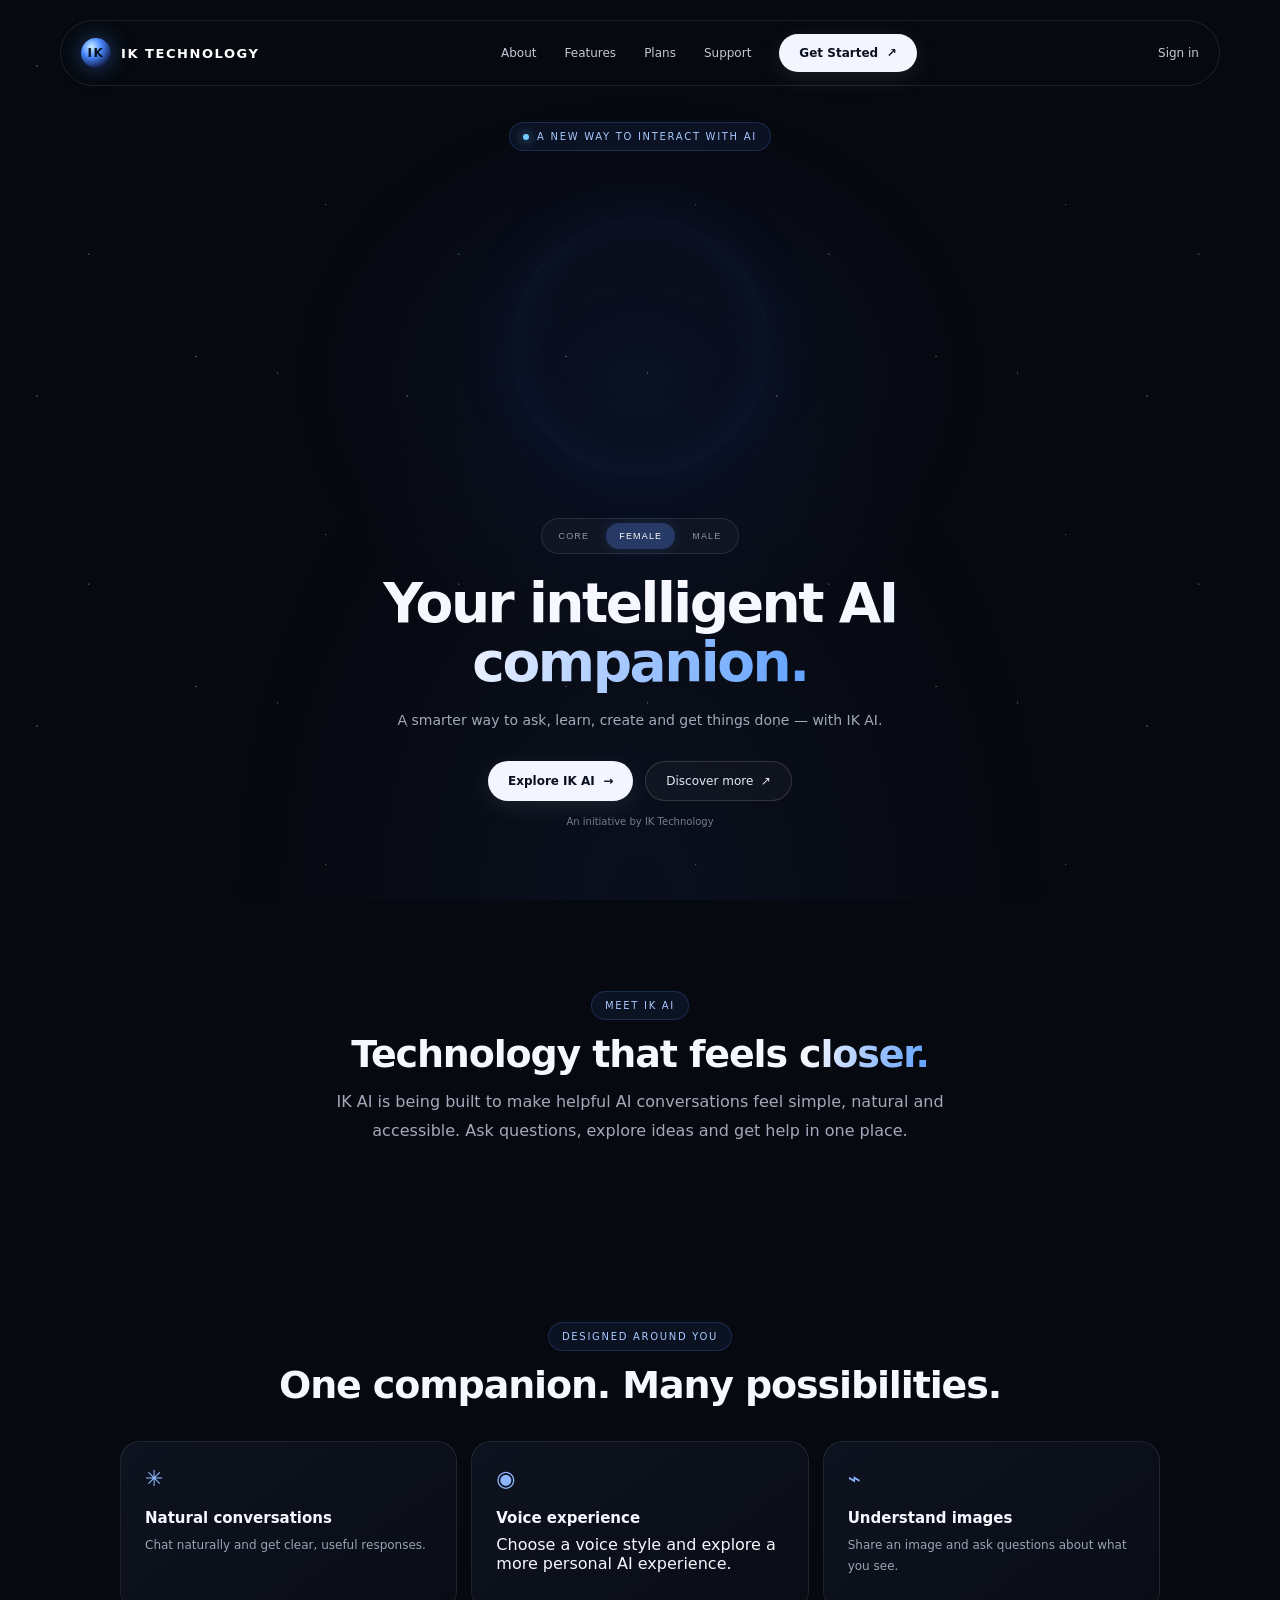
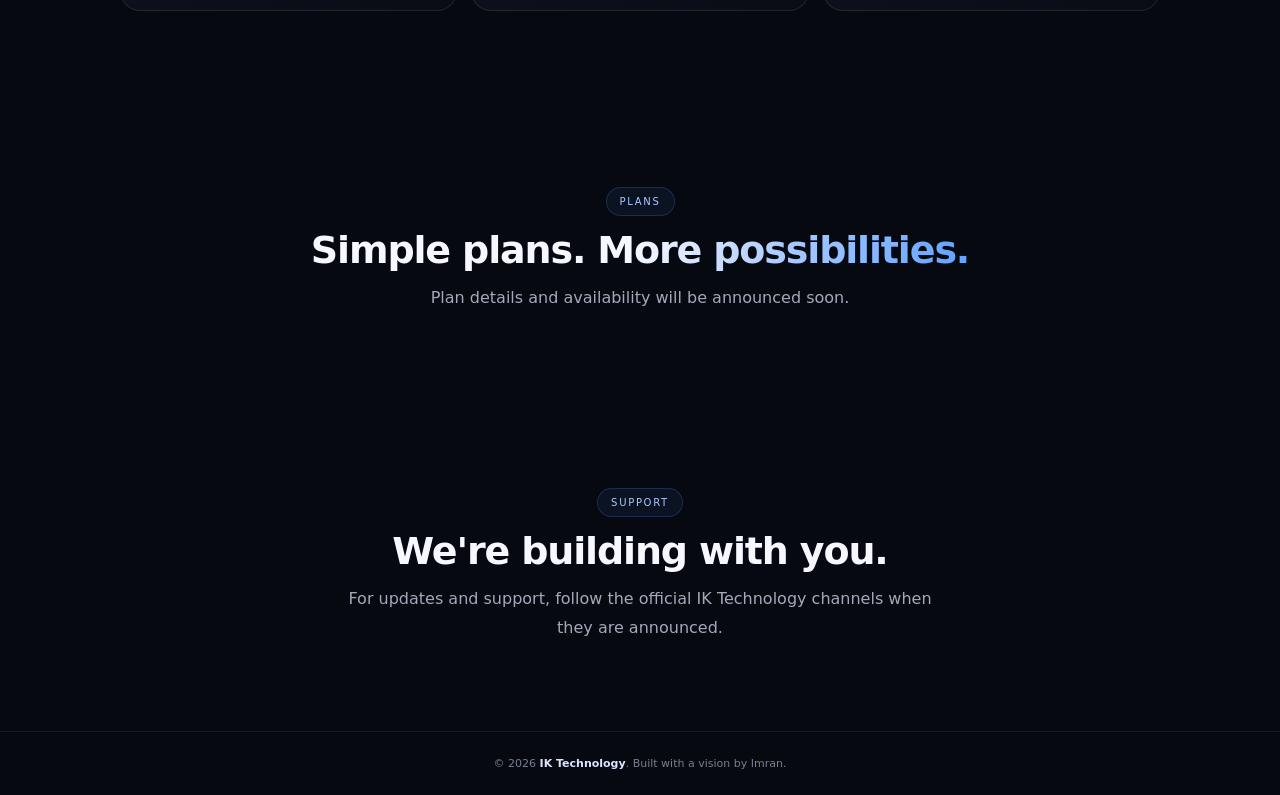
<file: ik-ai.html>
<!doctype html>
<html lang="en">
<head>
<meta charset="utf-8">
<meta name="viewport" content="width=device-width,initial-scale=1">
<meta name="theme-color" content="#070910">
<title>IK AI — Your intelligent companion</title>
<style>
:root{--bg:#070910;--blue:#5b8cff;--cyan:#7ad8ff;--muted:#a4a9ba;--white:#f7f8ff}
*{box-sizing:border-box}html{scroll-behavior:smooth}body{margin:0;background:var(--bg);color:var(--white);font-family:Inter,ui-sans-serif,system-ui,-apple-system,"Segoe UI",sans-serif;overflow-x:hidden}
body:before{content:"";position:fixed;inset:0;pointer-events:none;background:radial-gradient(ellipse at 50% 42%,rgba(24,61,137,.16),transparent 38%),radial-gradient(ellipse at 50% 100%,rgba(29,63,130,.12),transparent 45%);z-index:-2}
.stars{position:fixed;inset:0;z-index:-1;pointer-events:none;background-image:radial-gradient(1px 1px at 10% 20%,#fff8 50%,transparent 100%),radial-gradient(1px 1px at 75% 13%,#9bc7ff99 50%,transparent 100%),radial-gradient(1px 1px at 88% 62%,#fff7 50%,transparent 100%),radial-gradient(1px 1px at 24% 77%,#a8caff88 50%,transparent 100%),radial-gradient(1px 1px at 53% 8%,#fff8 50%,transparent 100%);background-size:370px 330px;opacity:.6}
header{width:min(1160px,calc(100% - 36px));height:66px;margin:20px auto 0;padding:0 20px;border:1px solid #ffffff18;border-radius:999px;background:#080a10b8;backdrop-filter:blur(18px);display:flex;align-items:center;justify-content:space-between;position:relative;z-index:3}
.brand{display:flex;align-items:center;gap:10px;font-weight:750;letter-spacing:.12em;font-size:13px}.brand-mark{width:30px;height:30px;border-radius:50%;display:grid;place-items:center;background:radial-gradient(circle at 35% 30%,#c9efff,#4989ff 35%,#101b45 75%);box-shadow:0 0 22px #478cff66;font-size:12px;color:#061020}
nav{display:flex;align-items:center;gap:28px}nav a,.signin{color:#c4c8d5;text-decoration:none;font-size:12px}nav a:hover,.signin:hover{color:white}.nav-cta,.primary{border:0;border-radius:999px;padding:12px 20px;background:#f4f6ff;color:#0b1020;font-weight:700;font-size:12px;text-decoration:none;display:inline-flex;align-items:center;gap:10px;cursor:pointer;box-shadow:0 6px 24px #dce8ff18}.nav-cta:hover,.primary:hover{transform:translateY(-1px);background:#dceaff}
.menu{display:none;background:none;border:0;color:white;font-size:22px}
.hero{min-height:calc(100svh - 88px);display:flex;align-items:center;justify-content:center;text-align:center;padding:36px 18px 76px;position:relative}
.hero-inner{width:min(760px,100%);margin:auto}.eyebrow{display:inline-flex;align-items:center;gap:8px;color:#a9c9ff;border:1px solid #5a91ff35;background:#15254a55;border-radius:999px;padding:8px 13px;font-size:10px;letter-spacing:.17em;text-transform:uppercase}
.pulse{width:6px;height:6px;border-radius:50%;background:#74caff;box-shadow:0 0 12px #74caff}
.orb-wrap{width:min(350px,78vw);aspect-ratio:1;margin:20px auto 0;position:relative;filter:drop-shadow(0 0 38px #276bff28)}
canvas{width:100%;height:100%;display:block}
.orb-halo{position:absolute;inset:13%;border-radius:50%;box-shadow:inset 0 0 55px #3b7dff18,0 0 70px #286bff13;pointer-events:none}
.voice-switch{display:flex;justify-content:center;gap:4px;margin:-3px auto 20px;padding:4px;border:1px solid #ffffff1a;border-radius:999px;width:max-content;background:#ffffff08}
.voice-switch button{border:0;border-radius:999px;padding:8px 13px;background:transparent;color:#8f96a8;font-size:9px;letter-spacing:.13em;cursor:pointer}
.voice-switch button[aria-pressed=true]{background:#273a65;color:white;box-shadow:0 0 16px #548dff22}
h1{font-size:clamp(31px,6vw,55px);line-height:1.08;letter-spacing:-.045em;margin:18px 0 15px;font-weight:750}
.gradient{background:linear-gradient(100deg,#f6f8ff 10%,#a8c9ff 52%,#66a5ff 95%);-webkit-background-clip:text;background-clip:text;color:transparent}
.sub{max-width:530px;margin:0 auto;color:#a3a9b9;font-size:14px;line-height:1.8}
.actions{display:flex;justify-content:center;gap:12px;flex-wrap:wrap;margin:28px 0 13px}.secondary{border:1px solid #ffffff25;border-radius:999px;padding:12px 20px;color:#e4e8f5;text-decoration:none;font-size:12px;background:#ffffff08}.secondary:hover{background:#ffffff13}
.note{color:#747c90;font-size:10px;margin-top:15px}
.section{padding:88px 20px;width:min(1080px,100%);margin:auto;text-align:center}.section h2{font-size:clamp(26px,4vw,38px);letter-spacing:-.03em;margin:12px 0}.section p{color:var(--muted);line-height:1.8;max-width:620px;margin:0 auto}
.cards{display:grid;grid-template-columns:repeat(3,1fr);gap:14px;margin-top:34px;text-align:left}.card{border:1px solid #ffffff17;background:linear-gradient(145deg,#111827aa,#0b0e18aa);border-radius:20px;padding:24px;min-height:170px}.card .symbol{font-size:22px;color:#8bb6ff}.card h3{font-size:15px;margin:18px 0 8px}.card p{font-size:12px;margin:0;color:#9ba3b7}
footer{border-top:1px solid #ffffff12;padding:25px 20px;color:#777f92;font-size:11px;text-align:center}footer strong{color:#dce5ff}
@media(max-width:680px){header{height:58px;margin-top:12px;padding:0 14px}.menu{display:block}nav{display:none;position:absolute;top:66px;left:0;right:0;padding:18px;background:#0b0e18;border:1px solid #ffffff18;border-radius:18px;flex-direction:column;gap:18px}nav.open{display:flex}.signin{display:none}.hero{min-height:calc(100svh - 70px);padding-top:28px}.orb-wrap{margin-top:12px}.cards{grid-template-columns:1fr}.section{padding:65px 20px}}
</style>
</head>
<body>
<div class="stars"></div>
<header>
  <a class="brand" href="#" aria-label="IK Technology home" style="text-decoration:none;color:white"><span class="brand-mark">IK</span><span>IK TECHNOLOGY</span></a>
  <button class="menu" id="menu" aria-label="Open menu">☰</button>
  <nav id="nav"><a href="#about">About</a><a href="#features">Features</a><a href="#plans">Plans</a><a href="#support">Support</a><a class="nav-cta" href="#launch">Get Started&nbsp; ↗</a></nav>
  <a class="signin" href="#launch">Sign in</a>
</header>
<main>
<section class="hero" id="launch">
 <div class="hero-inner">
  <div class="eyebrow"><span class="pulse"></span> A new way to interact with AI</div>
  <div class="orb-wrap"><canvas id="orb" aria-label="Animated blue particle orb"></canvas><div class="orb-halo"></div></div>
  <div class="voice-switch" aria-label="Voice style">
   <button type="button" data-mode="CORE" aria-pressed="false">CORE</button>
   <button type="button" data-mode="FEMALE" aria-pressed="true">FEMALE</button>
   <button type="button" data-mode="MALE" aria-pressed="false">MALE</button>
  </div>
  <h1>Your intelligent <span class="gradient">AI companion.</span></h1>
  <p class="sub" id="tagline">A smarter way to ask, learn, create and get things done — with IK AI.</p>
  <div class="actions"><a class="primary" href="#features">Explore IK AI&nbsp; →</a><a class="secondary" href="#about">Discover more&nbsp; ↗</a></div>
  <div class="note">An initiative by IK Technology</div>
 </div>
</section>
<section class="section" id="about"><div class="eyebrow">Meet IK AI</div><h2>Technology that feels <span class="gradient">closer.</span></h2><p>IK AI is being built to make helpful AI conversations feel simple, natural and accessible. Ask questions, explore ideas and get help in one place.</p></section>
<section class="section" id="features"><div class="eyebrow">Designed around you</div><h2>One companion. Many possibilities.</h2><div class="cards">
 <article class="card"><div class="symbol">✳</div><h3>Natural conversations</h3><p>Chat naturally and get clear, useful responses.</p></article>
 <article class="card"><div class="symbol">◉</div><h3>Voice experience</h3><pA>Choose a voice style and explore a more personal AI experience.</pA></article>
 <article class="card"><div class="symbol">⌁</div><h3>Understand images</h3><p>Share an image and ask questions about what you see.</p></article>
 </div></section>
<section class="section" id="plans"><div class="eyebrow">Plans</div><h2>Simple plans. <span class="gradient">More possibilities.</span></h2><p>Plan details and availability will be announced soon.</p></section>
<section class="section" id="support"><div class="eyebrow">Support</div><h2>We're building with you.</h2><p>For updates and support, follow the official IK Technology channels when they are announced.</p></section>
</main>
<footer>© <span id="year"></span> <strong>IK Technology</strong>. Built with a vision by Imran.</footer>
<script>
const canvas=document.getElementById('orb'),ctx=canvas.getContext('2d');let w,h,dpr,particles=[],mode='FEMALE',tick=0;
function resize(){const r=canvas.getBoundingClientRect();dpr=Math.min(devicePixelRatio||1,2);w=r.width;h=r.height;canvas.width=w*dpr;canvas.height=h*dpr;ctx.setTransform(dpr,0,0,dpr,0,0);particles=[];const n=Math.round(Math.min(2300,Math.max(900,w*5.2)));for(let i=0;i<n;i++){const z=Math.random()*2-1,a=Math.random()*Math.PI*2,rad=Math.sqrt(1-z*z);particles.push({x:rad*Math.cos(a),y:z,z2:rad*Math.sin(a),s:Math.random()*1.15+.25,p:Math.random()*6.28})}}
function draw(){tick+=.006;ctx.clearRect(0,0,w,h);const cx=w/2,cy=h/2,R=Math.min(w,h)*.365,rot=tick*.22;for(const p of particles){const x=p.x*Math.cos(rot)-p.z2*Math.sin(rot),z=p.x*Math.sin(rot)+p.z2*Math.cos(rot);const pulse=1+.018*Math.sin(tick*2+p.p);const px=cx+x*R*pulse,py=cy+p.y*R*pulse;const depth=(z+1)/2,alpha=.17+depth*.72;const size=p.s*(.45+depth*.8);ctx.beginPath();ctx.fillStyle=`rgba(${mode==='CORE'?'115,190,255':mode==='MALE'?'95,151,255':'92,173,255'},${alpha})`;ctx.shadowBlur=depth*7;ctx.shadowColor='#4a8dff';ctx.arc(px,py,size,0,Math.PI*2);ctx.fill()}
ctx.shadowBlur=0;const glow=ctx.createRadialGradient(cx,cy,0,cx,cy,R*.22);glow.addColorStop(0,'rgba(255,255,255,.98)');glow.addColorStop(.035,'rgba(172,218,255,.95)');glow.addColorStop(.16,'rgba(76,145,255,.19)');glow.addColorStop(1,'rgba(40,100,255,0)');ctx.fillStyle=glow;ctx.beginPath();ctx.arc(cx,cy,R*.23,0,Math.PI*2);ctx.fill();requestAnimationFrame(draw)}
new ResizeObserver(resize).observe(canvas);resize();draw();
document.querySelectorAll('[data-mode]').forEach(b=>b.addEventListener('click',()=>{mode=b.dataset.mode;document.querySelectorAll('[data-mode]').forEach(x=>x.setAttribute('aria-pressed',String(x===b)));document.getElementById('tagline').textContent=mode==='CORE'?'Focused, clear and ready to help — meet IK AI.':mode==='MALE'?'A confident voice for your ideas, questions and everyday tasks.':'A warm, natural companion for your ideas, questions and everyday tasks.'}));
document.getElementById('menu').addEventListener('click',()=>document.getElementById('nav').classList.toggle('open'));document.querySelectorAll('#nav a').forEach(a=>a.addEventListener('click',()=>document.getElementById('nav').classList.remove('open')));document.getElementById('year').textContent=new Date().getFullYear();
</script>
</body></html>
</file>
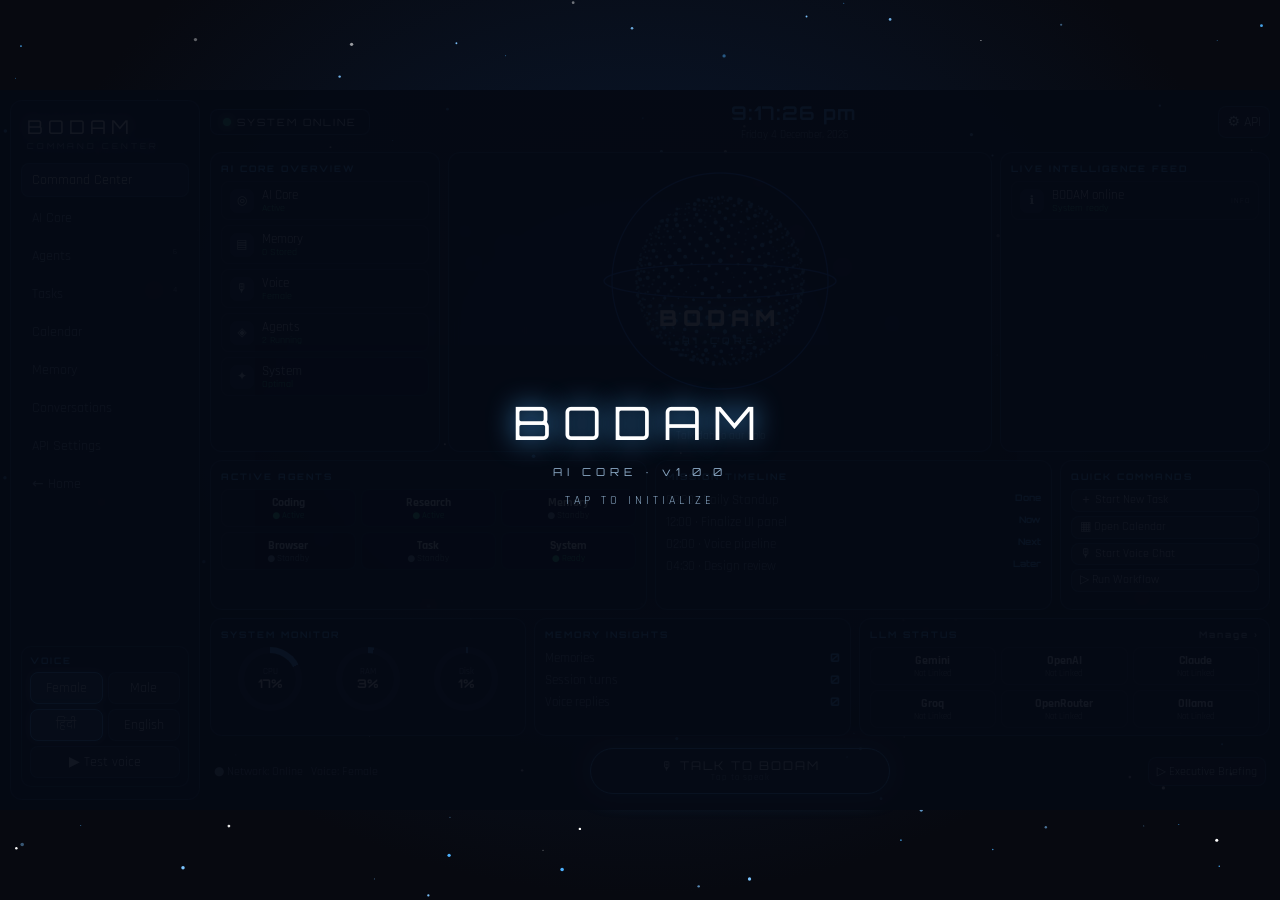
<file: index (1).html>
<!doctype html>
<html lang="en">
<head>
<meta charset="utf-8">
<meta name="viewport" content="width=device-width,initial-scale=1,viewport-fit=cover">
<meta name="theme-color" content="#070910">
<title>BODAM — Command Center</title>
<link href="https://fonts.googleapis.com/css2?family=Orbitron:wght@500;700;900&family=Rajdhani:wght@400;500;600&display=swap" rel="stylesheet">
<style>
:root{--cyan:#4db2ff;--green:#34d399;--amber:#fbbf24;--red:#f87171;--panel:rgba(9,22,44,.66);--line:rgba(77,178,255,.28);--txt:#e6f2ff;--dim:#8aa8c4}
*{box-sizing:border-box;margin:0;padding:0;-webkit-tap-highlight-color:transparent;touch-action:manipulation}
html,body{height:100%;overflow:hidden;background:#070910}
body{color:var(--txt);font-family:Rajdhani,system-ui,sans-serif;font-size:14px;background:radial-gradient(ellipse at 50% 40%,#0a1a33 0,#070910 70%)}
#stars{position:fixed;inset:0;width:100%;height:100%}
#stage{position:absolute;left:0;top:0;width:1280px;height:720px;transform-origin:0 0}
.orb-font,.brand,h2,.clock b,.big,#talk{font-family:Orbitron,sans-serif}
.app{position:absolute;inset:0;display:grid;grid-template-columns:190px 1fr;gap:10px;padding:10px}
aside{background:var(--panel);border:1px solid var(--line);border-radius:12px;padding:12px 10px;display:flex;flex-direction:column;gap:4px;backdrop-filter:blur(6px)}
.brand{font-size:19px;letter-spacing:5px;color:#fff;text-shadow:0 0 14px var(--cyan);padding:2px 6px 8px}
.brand small{display:block;font-size:8px;letter-spacing:3px;color:var(--dim);margin-top:2px}
.nav{padding:7px 10px;border-radius:8px;color:var(--dim);cursor:pointer;border:1px solid transparent;display:flex;justify-content:space-between;font-size:14px}
.nav.on,.nav:hover{color:#fff;background:rgba(77,178,255,.12);border-color:var(--line)}
.vbox{margin-top:auto;border:1px solid var(--line);border-radius:10px;padding:8px;background:rgba(5,14,30,.6)}
.vbox h3{font-size:9px;letter-spacing:2px;color:var(--cyan);margin-bottom:6px;font-family:Orbitron}
.seg{display:flex;gap:5px;margin-bottom:5px}.seg button{flex:1}
button{font:inherit;color:var(--txt);background:rgba(77,178,255,.08);border:1px solid var(--line);border-radius:8px;padding:6px 8px;cursor:pointer}
button.on{background:rgba(77,178,255,.3);border-color:var(--cyan);box-shadow:0 0 10px rgba(77,178,255,.4)}
.main{display:grid;grid-template-rows:44px 300px 150px 118px 54px;gap:8px;min-width:0}
header{display:flex;align-items:center;gap:10px}
.pill{border:1px solid var(--line);background:var(--panel);border-radius:8px;padding:6px 12px;font-size:10px;letter-spacing:2px;font-family:Orbitron;white-space:nowrap}
.pill i{display:inline-block;width:8px;height:8px;border-radius:50%;background:var(--green);box-shadow:0 0 8px var(--green);margin-right:6px}
.clock{flex:1;text-align:center}.clock b{display:block;font-size:19px;color:var(--cyan);letter-spacing:1px}.clock span{font-size:11px;color:var(--dim)}
.row3{display:grid;gap:8px;min-height:0}
.r1{grid-template-columns:230px 1fr 270px}.r2{grid-template-columns:1.1fr 1fr 210px}.r3{grid-template-columns:1fr 1fr 1.3fr}
.panel{background:var(--panel);border:1px solid var(--line);border-radius:12px;padding:10px;backdrop-filter:blur(6px);min-width:0;min-height:0;overflow:hidden;position:relative}
.panel h2{font-size:9px;letter-spacing:2px;color:var(--cyan);margin-bottom:7px}
.row{display:flex;align-items:center;gap:8px;padding:5px 8px;border:1px solid rgba(77,178,255,.14);border-radius:8px;margin-bottom:5px;background:rgba(4,12,26,.55);font-size:13px}
.row .ic{width:24px;height:24px;border-radius:7px;display:grid;place-items:center;background:rgba(77,178,255,.16);font-size:12px;flex:none}
.row small{display:block;color:var(--green);font-size:10px;line-height:1.1}
.row .t{flex:1;min-width:0}.row .t div{white-space:nowrap;overflow:hidden;text-overflow:ellipsis}
.tag{font-size:8px;letter-spacing:1px;color:var(--dim)}
.core{padding:0}
#sph{position:absolute;inset:0;width:100%;height:100%}
.cname{position:absolute;left:0;right:0;top:172px;transform:translateY(-50%);text-align:center;font-family:Orbitron;font-weight:900;font-size:22px;letter-spacing:6px;color:#fff;text-shadow:0 0 18px var(--cyan);pointer-events:none}
.cname small{display:block;font-size:9px;letter-spacing:5px;color:var(--cyan);margin-top:4px;font-weight:500}
#say{position:absolute;left:12px;right:12px;bottom:8px;text-align:center;font-size:15px;line-height:1.2;max-height:52px;overflow:hidden}
#say em{display:block;color:var(--dim);font-style:normal;font-size:11px}
.chips{display:grid;grid-template-columns:repeat(3,1fr);gap:5px}
.chips div{border:1px solid rgba(77,178,255,.14);border-radius:8px;padding:5px;text-align:center;background:rgba(4,12,26,.55);font-size:12px}
.chips small{display:block;font-size:9px;color:var(--dim)}.chips .ok small{color:var(--green)}.chips .act{border-color:var(--cyan);box-shadow:0 0 8px rgba(77,178,255,.4)}
.stat{display:flex;justify-content:space-between;padding:3px 0;color:var(--dim);font-size:13px}.stat b{color:var(--cyan);font-family:Orbitron;font-size:12px}
.gauges{display:flex;justify-content:space-around}
.gauge{--v:0;width:64px;height:64px;border-radius:50%;background:conic-gradient(var(--cyan) calc(var(--v)*1%),rgba(77,178,255,.14) 0);display:grid;place-items:center;position:relative}
.gauge::before{content:"";position:absolute;inset:6px;border-radius:50%;background:#08152a}
.gauge span{position:relative;text-align:center;font-size:9px;color:var(--dim);line-height:1.1}.gauge b{display:block;color:#fff;font-size:12px;font-family:Orbitron}
.qc button{width:100%;text-align:left;margin-bottom:4px;padding:2px 8px;font-size:12px;line-height:1.4}
.bar{display:flex;align-items:center;gap:10px;justify-content:space-between;padding:0 4px}
.bar .side{flex:1;display:flex;gap:8px;color:var(--dim);font-size:12px}
.bar .side.r{justify-content:flex-end}
#talk{min-width:300px;height:46px;border-radius:30px;border:1px solid var(--cyan);box-shadow:0 0 22px rgba(77,178,255,.45);background:rgba(77,178,255,.14);font-size:12px;letter-spacing:2px;line-height:1.15}
#talk small{display:block;font-size:9px;color:var(--dim);letter-spacing:1px;font-family:Rajdhani}
#talk.live{border-color:var(--green);box-shadow:0 0 28px var(--green)}
#overlay{position:absolute;inset:0;z-index:50;background:rgba(5,9,20,.92);display:none;place-items:center}
#overlay.show{display:grid}
#boot{flex-direction:column;gap:14px;text-align:center;cursor:pointer}
#boot .big{font-size:46px;letter-spacing:12px;color:#fff;text-shadow:0 0 26px var(--cyan)}
#boot small{color:var(--dim);letter-spacing:4px;animation:bl 1.4s infinite}@keyframes bl{50%{opacity:.25}}
.box{background:#071a30;border:1px solid var(--cyan);border-radius:14px;padding:14px;width:620px;max-height:650px;overflow:auto;display:flex;flex-direction:column;gap:8px}
.prow{display:grid;grid-template-columns:90px 1fr 1fr 60px;gap:6px;align-items:center}
.prow label{font-size:13px}.prow label.h{font-size:9px;color:var(--dim);letter-spacing:1px}
input[type=text],input[type=password]{font:inherit;font-size:13px;background:#04101f;border:1px solid var(--line);color:var(--txt);padding:6px 8px;border-radius:8px;width:100%;min-width:0}
input[type=radio]{accent-color:#4db2ff;width:18px;height:18px}
</style>
</head>
<body>
<canvas id="stars"></canvas>
<div id="stage">
<div class="app">
<aside>
  <div class="brand">BODAM<small>COMMAND CENTER</small></div>
  <div class="nav on">Command Center</div><div class="nav">AI Core</div>
  <div class="nav">Agents <span class="tag">6</span></div>
  <div class="nav">Tasks <span class="tag" id="taskN">4</span></div>
  <div class="nav">Calendar</div><div class="nav">Memory</div><div class="nav">Conversations</div>
  <div class="nav" id="navSet">API Settings</div>
  <div class="nav" onclick="location.href='index.html'">← Home</div>
  <div class="vbox"><h3>VOICE</h3>
    <div class="seg"><button id="vF" class="on">Female</button><button id="vM">Male</button></div>
    <div class="seg"><button id="lHi" class="on">हिंदी</button><button id="lEn">English</button></div>
    <button id="test" style="width:100%">▶ Test voice</button></div>
</aside>
<div class="main">
  <header>
    <div class="pill"><i></i>SYSTEM ONLINE</div>
    <div class="clock"><b id="clk">--:--:--</b><span id="dt"></span></div>
    <button id="gear">⚙ API</button>
  </header>

  <div class="row3 r1">
    <section class="panel"><h2>AI CORE OVERVIEW</h2>
      <div class="row"><div class="ic">◎</div><div class="t"><div>AI Core</div><small>Active</small></div></div>
      <div class="row"><div class="ic">▤</div><div class="t"><div>Memory</div><small id="memS">0 Stored</small></div></div>
      <div class="row"><div class="ic">🎙</div><div class="t"><div>Voice</div><small id="voiceS">Female</small></div></div>
      <div class="row"><div class="ic">◈</div><div class="t"><div>Agents</div><small>2 Running</small></div></div>
      <div class="row"><div class="ic">✦</div><div class="t"><div>System</div><small>Optimal</small></div></div>
    </section>
    <section class="panel core"><canvas id="sph"></canvas>
      <div class="cname">BODAM<small>AI CORE</small></div>
      <div id="say"><em>Talk dabao aur bolo</em></div>
    </section>
    <section class="panel"><h2>LIVE INTELLIGENCE FEED</h2><div id="feed"></div></section>
  </div>

  <div class="row3 r2">
    <section class="panel"><h2>ACTIVE AGENTS</h2>
      <div class="chips">
        <div class="ok"><b>Coding</b><small>● Active</small></div><div class="ok"><b>Research</b><small>● Active</small></div><div><b>Memory</b><small style="color:var(--dim)">● Standby</small></div>
        <div><b>Browser</b><small style="color:var(--dim)">● Standby</small></div><div><b>Task</b><small style="color:var(--dim)">● Standby</small></div><div class="ok"><b>System</b><small>● Ready</small></div>
      </div></section>
    <section class="panel"><h2>MISSION TIMELINE</h2><div id="tl"></div></section>
    <section class="panel qc"><h2>QUICK COMMANDS</h2>
      <button id="qTask">＋ Start New Task</button><button id="qCal">▦ Open Calendar</button>
      <button id="qVoice">🎙 Start Voice Chat</button><button id="qFlow">▷ Run Workflow</button></section>
  </div>

  <div class="row3 r3">
    <section class="panel"><h2>SYSTEM MONITOR</h2>
      <div class="gauges"><div class="gauge" id="gC"><span>CPU<b>0%</b></span></div><div class="gauge" id="gR"><span>RAM<b>0%</b></span></div><div class="gauge" id="gD"><span>Disk<b>0%</b></span></div></div></section>
    <section class="panel"><h2>MEMORY INSIGHTS</h2>
      <div class="stat">Memories <b id="mem">0</b></div><div class="stat">Session turns <b id="turns">0</b></div><div class="stat">Voice replies <b id="vr">0</b></div></section>
    <section class="panel"><h2>LLM STATUS <span style="float:right;cursor:pointer;color:var(--dim)" id="manage">Manage ›</span></h2><div class="chips" id="llm"></div></section>
  </div>

  <div class="bar">
    <div class="side"><span id="net">● Network</span><span id="vmode">Voice: Female</span></div>
    <button id="talk">🎙 TALK TO BODAM<small id="talkS">Tap to speak</small></button>
    <div class="side r"><button id="brief">▷ Executive Briefing</button></div>
  </div>
</div>
</div>

<div id="boot" class="show" style="position:absolute;inset:0;z-index:60;background:rgba(5,9,20,.94);display:flex;align-items:center;justify-content:center">
  <div style="text-align:center;display:flex;flex-direction:column;gap:14px"><div class="big orb-font" style="font-size:46px;letter-spacing:12px;color:#fff;text-shadow:0 0 26px #4db2ff">BODAM</div><div class="orb-font" style="color:#8aa8c4;letter-spacing:5px;font-size:11px">AI CORE · v1.0.0</div><small style="color:#8aa8c4;letter-spacing:4px;animation:bl 1.4s infinite">TAP TO INITIALIZE</small></div>
</div>

<div id="overlay"><div class="box">
  <h2 class="orb-font" style="color:#4db2ff;font-size:12px;letter-spacing:3px">API SETTINGS — jis AI se chat karna hai uski key daalo</h2>
  <div class="prow"><label class="h">PROVIDER</label><label class="h">API KEY</label><label class="h">MODEL (optional)</label><label class="h">USE</label></div>
  <div id="plist"></div>
  <small style="color:#8aa8c4">Key sirf tumhare browser me save hoti hai. Ollama ke liye key ki jagah server URL daalo (jaise http://localhost:11434).</small>
  <div class="seg"><button id="save" class="on">Save</button><button id="close">Close</button></div>
</div></div>
</div>

<script>
const $=s=>document.querySelector(s);
const S={gender:localStorage.getItem('ikb_g')||'female',lang:localStorage.getItem('ikb_l')||'hi',turns:0,vr:0,mem:+(localStorage.getItem('ikb_m')||0),listening:false,speaking:false};

/* ===== fit stage (landscape, auto-rotate in portrait) ===== */
function fit(){
  const W=innerWidth,H=innerHeight,sw=1280,sh=720,st=$('#stage');
  if(H>W){const s=Math.min(H/sw,W/sh);st.style.transform=`translate(${(W+sh*s)/2}px,${(H-sw*s)/2}px) rotate(90deg) scale(${s})`}
  else{const s=Math.min(W/sw,H/sh);st.style.transform=`translate(${(W-sw*s)/2}px,${(H-sh*s)/2}px) scale(${s})`}
}
addEventListener('resize',fit);fit();

/* ===== starfield (space background) ===== */
const sc=$('#stars'),sx=sc.getContext('2d');let stars=[];
function initStars(){const d=devicePixelRatio||1;sc.width=innerWidth*d;sc.height=innerHeight*d;
  const n=Math.round(innerWidth*innerHeight/5500);const cols=['255,255,255','124,196,255','77,178,255'];
  stars=Array.from({length:n},()=>({x:Math.random()*sc.width,y:Math.random()*sc.height,r:(Math.random()*1.4+.4)*d,c:cols[Math.floor(Math.random()*3)],p:Math.random()*6.28,s:.4+Math.random()*1.2}))}
addEventListener('resize',initStars);initStars();

/* ===== rotating particle sphere ===== */
const cv=$('#sph'),cx=cv.getContext('2d');
const N=700,pts=[];
for(let i=0;i<N;i++){const y=1-2*(i+.5)/N,r=Math.sqrt(1-y*y),th=Math.PI*(1+Math.sqrt(5))*i;pts.push([Math.cos(th)*r,y,Math.sin(th)*r,.7+Math.random()*1.5])}
let ang=0,last=performance.now();
function frame(now){
  const dt=Math.min(50,now-last);last=now;
  // stars
  sx.clearRect(0,0,sc.width,sc.height);
  for(const s of stars){s.p+=dt*.001*s.s;const a=.35+.65*Math.abs(Math.sin(s.p));sx.fillStyle=`rgba(${s.c},${a})`;sx.beginPath();sx.arc(s.x,s.y,s.r,0,6.283);sx.fill()}
  // sphere
  const k=2,w=cv.offsetWidth*k,h=cv.offsetHeight*k;if(cv.width!==w){cv.width=w;cv.height=h}
  cx.clearRect(0,0,w,h);
  const mul=S.speaking?2.6:S.listening?1.6:1;
  ang+=dt*.00028*mul;
  const pulse=S.speaking?1+.045*Math.sin(now/85):1;
  const R=84*k*pulse,X=w/2,Y=128*k,tilt=.28,ca=Math.cos(ang),sa=Math.sin(ang),ct=Math.cos(tilt),st=Math.sin(tilt);
  const col=S.listening?'52,211,153':'77,178,255';
  cx.strokeStyle=`rgba(${S.listening?'52,211,153':'37,120,255'},.9)`;cx.lineWidth=1.2*k;
  cx.beginPath();cx.arc(X,Y,R+24*k,0,6.283);cx.stroke();
  cx.beginPath();cx.ellipse(X,Y,R+32*k,R*.2,0,0,6.283);cx.stroke();
  for(const p of pts){
    const x1=p[0]*ca+p[2]*sa,z1=-p[0]*sa+p[2]*ca,y1=p[1]*ct-z1*st,z2=p[1]*st+z1*ct;
    const d=(z2+1)/2,a=.25+.75*d;cx.fillStyle=`rgba(${col},${a})`;
    cx.beginPath();cx.arc(X+x1*R,Y+y1*R,p[3]*k*(.5+.6*d),0,6.283);cx.fill();
  }
  requestAnimationFrame(frame);
}
requestAnimationFrame(frame);

/* ===== clock + helpers ===== */
function tick(){const d=new Date();$('#clk').textContent=d.toLocaleTimeString('en-IN');$('#dt').textContent=d.toLocaleDateString('en-IN',{weekday:'long',day:'numeric',month:'long',year:'numeric'})}
setInterval(tick,1000);tick();
const esc=t=>String(t).replace(/[&<>]/g,c=>({'&':'&amp;','<':'&lt;','>':'&gt;'}[c]));
function say(you,bot){$('#say').innerHTML=(you?'<em>'+esc(you)+'</em>':'')+esc(bot||'')}
function feed(title,sub,tag='INFO'){const f=$('#feed'),r=document.createElement('div');r.className='row';r.innerHTML='<div class="ic">ℹ</div><div class="t"><div>'+esc(title)+'</div><small>'+esc(sub)+'</small></div><span class="tag">'+tag+'</span>';f.prepend(r);while(f.children.length>5)f.lastChild.remove()}
function stats(){$('#turns').textContent=S.turns;$('#vr').textContent=S.vr;$('#mem').textContent=S.mem;$('#memS').textContent=S.mem+' Stored'}
stats();
feed('BODAM online','System ready','INFO');
const tasks=[['09:30','Daily Standup','Done'],['12:00','Finalize UI panel','Now'],['02:00','Voice pipeline','Next'],['04:30','Design review','Later']];
function drawTL(){$('#tl').innerHTML=tasks.slice(-5).map(t=>'<div class="stat"><span>'+t[0]+' · '+esc(t[1])+'</span><b style="font-size:9px">'+t[2]+'</b></div>').join('');$('#taskN').textContent=tasks.length}
drawTL();

/* ===== voice out ===== */
let voices=[];function lv(){voices=speechSynthesis.getVoices()}
if('speechSynthesis' in window){lv();speechSynthesis.onvoiceschanged=lv}
const FEM=/female|zira|samantha|susan|hazel|heera|kalpana|swara|aria|jenny|karen|moira|tessa|veena|google (uk english female|us english|हिन्दी|hindi)/i;
const MAL=/\bmale\b|david|daniel|mark|ravi|hemant|prabhat|guy|james|george|alex|fred|google uk english male/i;
function pickVoice(l){const pool=voices.filter(v=>v.lang.toLowerCase().startsWith(l==='hi'?'hi':'en'));const re=S.gender==='female'?FEM:MAL,o=S.gender==='female'?MAL:FEM;return pool.find(v=>re.test(v.name))||(S.gender==='female'?pool.find(v=>!o.test(v.name)):null)||null}
function speak(text,end){
  if(!('speechSynthesis' in window)){end&&end();return}
  speechSynthesis.cancel();
  const l=/[ऀ-ॿ]/.test(text)?'hi':S.lang,u=new SpeechSynthesisUtterance(text),v=pickVoice(l);
  if(v){u.voice=v;u.lang=v.lang}else u.lang=l==='hi'?'hi-IN':'en-IN';
  if(S.gender==='male'){u.pitch=v&&MAL.test(v.name)?.75:.45;u.rate=.88}else{u.pitch=.85;u.rate=.92}
  u.onstart=()=>S.speaking=true;u.onend=u.onerror=()=>{S.speaking=false;end&&end()};
  S.vr++;stats();speechSynthesis.speak(u);
}
function setGender(g){S.gender=g;localStorage.setItem('ikb_g',g);$('#vF').classList.toggle('on',g==='female');$('#vM').classList.toggle('on',g==='male');const n=g==='female'?'Female':'Male';$('#voiceS').textContent=n;$('#vmode').textContent='Voice: '+n}
function setLang(l){S.lang=l;localStorage.setItem('ikb_l',l);$('#lHi').classList.toggle('on',l==='hi');$('#lEn').classList.toggle('on',l==='en')}
$('#vF').onclick=()=>{setGender('female');speak(S.lang==='hi'?'Namaste, main BODAM hoon. Ab meri awaaz female hai.':'Hello, I am BODAM. Female voice activated.')};
$('#vM').onclick=()=>{setGender('male');speak(S.lang==='hi'?'Namaste, main BODAM hoon. Ab meri awaaz male hai.':'Hello, I am BODAM. Male voice activated.')};
$('#lHi').onclick=()=>setLang('hi');$('#lEn').onclick=()=>setLang('en');
$('#test').onclick=()=>speak(S.lang==='hi'?'Main BODAM hoon, aapka personal AI assistant.':'I am BODAM, your personal AI assistant.');

/* ===== voice in ===== */
const SR=window.SpeechRecognition||window.webkitSpeechRecognition;let rec=null;
if(SR){rec=new SR();rec.continuous=false;rec.interimResults=true;
  rec.onstart=()=>{S.listening=true;$('#talk').classList.add('live');$('#talkS').textContent='Listening… bolo'};
  rec.onend=()=>{S.listening=false;$('#talk').classList.remove('live');$('#talkS').textContent='Tap to speak'};
  rec.onerror=e=>say('',e.error==='not-allowed'?'Mic permission allow karo.':'Mic error: '+e.error);
  rec.onresult=e=>{let t='',f=false;for(const r of e.results){t+=r[0].transcript;if(r.isFinal)f=true}say(t,'…');if(f)handle(t.trim())}}
function listen(){if(!rec){say('','Voice input ke liye Chrome use karo.');return}speechSynthesis.cancel();try{rec.lang=S.lang==='hi'?'hi-IN':'en-IN';rec.start()}catch(e){}}
$('#talk').onclick=()=>S.listening?rec.stop():listen();$('#qVoice').onclick=listen;

/* ===== API providers ===== */
const PROV=[
 {id:'gemini',name:'Gemini',model:'gemini-2.0-flash'},
 {id:'openai',name:'OpenAI',model:'gpt-4o-mini'},
 {id:'claude',name:'Claude',model:'claude-haiku-5-5'},
 {id:'groq',name:'Groq',model:'llama-3.3-70b-versatile'},
 {id:'openrouter',name:'OpenRouter',model:'openai/gpt-4o-mini'},
 {id:'ollama',name:'Ollama',model:'llama3',local:true}];
let cfg={};try{cfg=JSON.parse(localStorage.getItem('ikb_cfg')||'{}')}catch(e){}
if(!cfg.gemini&&localStorage.getItem('ikb_key')){cfg.gemini={key:localStorage.getItem('ikb_key'),model:localStorage.getItem('ikb_model')||''};cfg.active=cfg.active||'gemini'}
const ready=id=>{const c=cfg[id]||{};return !!c.key};
function drawLLM(){$('#llm').innerHTML=PROV.map(p=>'<div class="'+(ready(p.id)?'ok ':'')+(cfg.active===p.id&&ready(p.id)?'act':'')+'"><b>'+p.name+'</b><small>'+(ready(p.id)?(cfg.active===p.id?'Active':'Connected'):'Not Linked')+'</small></div>').join('')}
drawLLM();
function openSet(){
  $('#plist').innerHTML=PROV.map(p=>{const c=cfg[p.id]||{};return '<div class="prow" style="margin-bottom:6px"><label>'+p.name+'</label><input type="'+(p.local?'text':'password')+'" id="k_'+p.id+'" placeholder="'+(p.local?'http://localhost:11434':'API key')+'" value="'+esc(c.key||'')+'"><input type="text" id="m_'+p.id+'" placeholder="'+p.model+'" value="'+esc(c.model||'')+'"><input type="radio" name="use" value="'+p.id+'" '+(cfg.active===p.id?'checked':'')+'></div>'}).join('');
  $('#overlay').classList.add('show');
}
$('#gear').onclick=openSet;$('#navSet').onclick=openSet;$('#manage').onclick=openSet;
$('#close').onclick=()=>$('#overlay').classList.remove('show');
$('#save').onclick=()=>{
  PROV.forEach(p=>{const k=$('#k_'+p.id).value.trim(),m=$('#m_'+p.id).value.trim();if(k||m)cfg[p.id]={key:k,model:m};else delete cfg[p.id]});
  const u=document.querySelector('input[name=use]:checked');cfg.active=u?u.value:null;
  if(!cfg.active||!ready(cfg.active)){const f=PROV.find(p=>ready(p.id));cfg.active=f?f.id:null}
  localStorage.setItem('ikb_cfg',JSON.stringify(cfg));drawLLM();$('#overlay').classList.remove('show');
  feed('API saved',cfg.active?('Active: '+cfg.active):'No provider','API');
};
const SYS='You are BODAM, a smart personal AI assistant. Reply in the same language as the user (Hinglish is fine). Max 2 short sentences. No markdown, no emojis.';
const hist=[];
async function ask(q){
  const id=cfg.active,c=cfg[id]||{},meta=PROV.find(p=>p.id===id),model=c.model||meta.model;
  hist.push({role:'user',content:q});const h=hist.slice(-8);let j,out;
  if(id==='gemini'){
    const r=await fetch('https://generativelanguage.googleapis.com/v1beta/models/'+model+':generateContent?key='+c.key,{method:'POST',headers:{'Content-Type':'application/json'},body:JSON.stringify({systemInstruction:{parts:[{text:SYS}]},contents:h.map(m=>({role:m.role==='user'?'user':'model',parts:[{text:m.content}]}))})});
    j=await r.json();out=j.candidates&&j.candidates[0]?.content?.parts?.[0]?.text;
  }else if(id==='claude'){
    const r=await fetch('https://api.anthropic.com/v1/messages',{method:'POST',headers:{'content-type':'application/json','x-api-key':c.key,'anthropic-version':'2023-06-01','anthropic-dangerous-direct-browser-access':'true'},body:JSON.stringify({model,max_tokens:300,system:SYS,messages:h})});
    j=await r.json();out=j.content&&j.content[0]?.text;
  }else if(id==='ollama'){
    const r=await fetch(c.key.replace(/\/$/,'')+'/api/chat',{method:'POST',body:JSON.stringify({model,stream:false,messages:[{role:'system',content:SYS},...h]})});
    j=await r.json();out=j.message&&j.message.content;
  }else{
    const url={openai:'https://api.openai.com/v1/chat/completions',groq:'https://api.groq.com/openai/v1/chat/completions',openrouter:'https://openrouter.ai/api/v1/chat/completions'}[id];
    const r=await fetch(url,{method:'POST',headers:{'Content-Type':'application/json','Authorization':'Bearer '+c.key},body:JSON.stringify({model,max_tokens:300,messages:[{role:'system',content:SYS},...h]})});
    j=await r.json();out=j.choices&&j.choices[0]?.message?.content;
  }
  if(!out){hist.pop();throw new Error((j&&j.error&&(j.error.message||j.error))||'no reply')}
  hist.push({role:'assistant',content:out});return out.trim();
}

/* ===== brain ===== */
async function handle(q){
  S.turns++;S.mem++;localStorage.setItem('ikb_m',S.mem);stats();
  const l=q.toLowerCase(),hi=S.lang==='hi';let a=null;
  if(/(female|ladki|girl).*(voice|awaaz|awaz)|(voice|awaaz|awaz).*(female|ladki|girl)/.test(l)){setGender('female');a=hi?'Theek hai, ab female voice.':'Female voice on.'}
  else if(/(male|ladka|boy).*(voice|awaaz|awaz)|(voice|awaaz|awaz).*(male|ladka|boy)/.test(l)){setGender('male');a=hi?'Theek hai, ab male voice.':'Male voice on.'}
  else if(/time|samay|kitne baje|baje/.test(l))a=(hi?'Abhi samay hai ':'The time is ')+new Date().toLocaleTimeString('en-IN',{hour:'numeric',minute:'2-digit'});
  else if(/date|tarikh|tareek|aaj kya|today|din kya/.test(l))a=(hi?'Aaj ':'Today is ')+new Date().toLocaleDateString('en-IN',{weekday:'long',day:'numeric',month:'long',year:'numeric'});
  else if(/^(hi|hello|hey|hii)\b|namaste/.test(l))a=hi?'Namaste! Main BODAM hoon. Bataiye kya kaam hai?':'Hello! I am BODAM. How can I help?';
  else if(/who are you|tum kaun|aap kaun|tera naam|tumhara naam/.test(l))a=hi?'Main BODAM hoon, aapka personal AI assistant.':'I am BODAM, your personal AI assistant.';
  else if(/youtube/.test(l)){window.open('https://youtube.com','_blank');a=hi?'YouTube khol raha hoon.':'Opening YouTube.'}
  else if(cfg.active&&ready(cfg.active)){say(q,hi?'Soch raha hoon…':'Thinking…');try{a=await ask(q)}catch(e){a=(hi?'Dikkat aayi: ':'Problem: ')+e.message}}
  else a=hi?'Smart jawab ke liye API settings me key daalo.':'Add an API key in API settings for smart answers.';
  say(q,a);feed(q.slice(0,40),'Replied','CHAT');speak(a);
}

/* ===== quick commands ===== */
$('#qTask').onclick=()=>{tasks.push([new Date().toLocaleTimeString('en-IN',{hour:'2-digit',minute:'2-digit'}),'New task','Added']);drawTL();feed('New task added','Timeline updated','TASK');speak(S.lang==='hi'?'Naya task add ho gaya.':'New task added.')};
$('#qCal').onclick=()=>handle('date');
$('#qFlow').onclick=()=>{feed('Workflow started','Demo run','FLOW');speak(S.lang==='hi'?'Workflow chalu ho gaya hai.':'Workflow started.')};
$('#brief').onclick=()=>{const t=new Date().toLocaleTimeString('en-IN',{hour:'numeric',minute:'2-digit'});speak(S.lang==='hi'?'Abhi samay '+t+' hai. Aapke '+tasks.length+' tasks hain. Sab systems online hain.':'It is '+t+'. You have '+tasks.length+' tasks. All systems online.')};

/* ===== monitors ===== */
let cpu=15;const setG=(id,v)=>{const g=$(id);g.style.setProperty('--v',v);g.querySelector('b').textContent=Math.round(v)+'%'};
setInterval(()=>{cpu=Math.max(5,Math.min(90,cpu+Math.random()*12-6));setG('#gC',cpu);
  const m=performance&&performance.memory;setG('#gR',m?Math.max(3,m.usedJSHeapSize/m.jsHeapSizeLimit*100):40+Math.random()*10);
  $('#net').textContent=navigator.onLine?'● Network: Online':'● Network: Offline'},1500);
if(navigator.storage&&navigator.storage.estimate)navigator.storage.estimate().then(e=>setG('#gD',e.quota?Math.max(1,e.usage/e.quota*100):40));else setG('#gD',40);

/* ===== boot ===== */
setGender(S.gender);setLang(S.lang);
$('#boot').onclick=()=>{$('#boot').remove();const g=S.lang==='hi'?'Namaste. Main BODAM hoon. Systems online hain.':'Welcome. I am BODAM. All systems online.';say('',g);speak(g)};
</script>
</body>
</html>
</file>
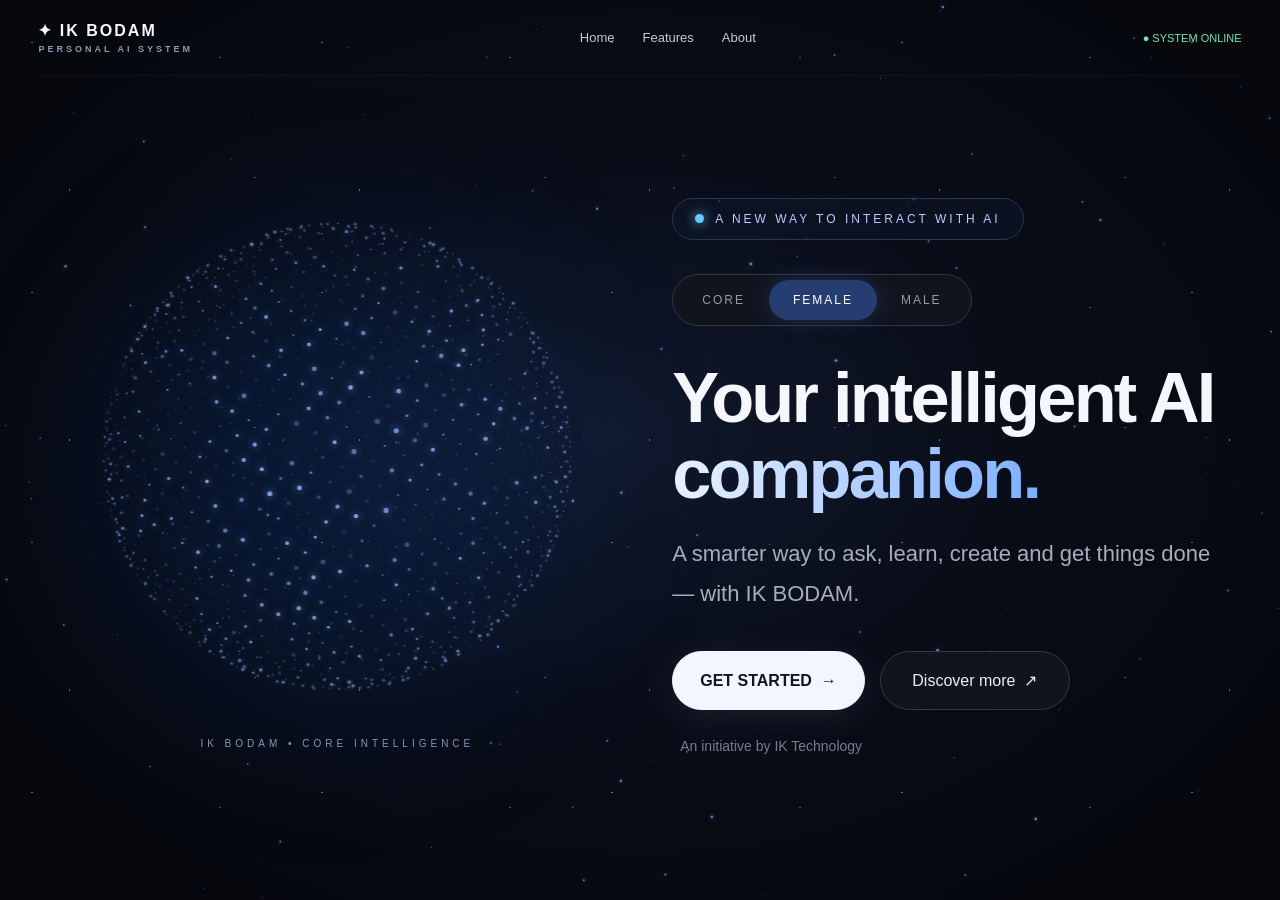
<file: index-1.html>
<!DOCTYPE html>
<html lang="en">
<head>
<meta charset="UTF-8"><meta name="viewport" content="width=device-width,initial-scale=1">
<meta name="theme-color" content="#070910">
<title>IK BODAM — Your Intelligent AI Companion</title>
<style>
:root{--bg:#070910;--blue:#75adff;--cyan:#42bfff;--muted:#9da5b6;--line:#252b3a}
*{box-sizing:border-box}html{scroll-behavior:smooth}body{margin:0;min-height:100vh;background:var(--bg);color:#f6f7fc;font-family:Inter,Arial,sans-serif;overflow-x:hidden}
.bg{position:fixed;inset:0;z-index:-2;background:radial-gradient(ellipse at 50% 48%,#10182b 0,#090d18 42%,#06080e 82%)}
.bg:after{content:"";position:absolute;inset:0;opacity:.42;background-image:radial-gradient(1px 1px at 11% 17%,#dceaff 99%,transparent),radial-gradient(1px 1px at 76% 23%,#8dbbff 99%,transparent),radial-gradient(1px 1px at 24% 76%,#fff 99%,transparent),radial-gradient(1px 1px at 88% 71%,#9dc9ff 99%,transparent);background-size:290px 250px}
header{height:76px;width:min(94%,1260px);margin:auto;display:flex;align-items:center;justify-content:space-between;border-bottom:1px solid #ffffff0c;position:relative;z-index:4}
.brand{font-weight:800;letter-spacing:2px;font-size:16px}.brand small{display:block;color:#8f9aaf;font-size:9px;letter-spacing:3px;margin-top:4px}
nav{display:flex;align-items:center;gap:28px}nav a{font-size:13px;color:#c4cad7;text-decoration:none}nav a:hover{color:white}.status{font-size:11px;color:#76e7ad}
main{width:min(1240px,94%);margin:0 auto;min-height:calc(100vh - 76px);display:flex;align-items:center;justify-content:center;padding:36px 0 60px}
.hero{width:100%;display:grid;grid-template-columns:1.05fr 1fr;align-items:center;gap:36px}
.visual{height:min(650px,75vh);min-height:430px;position:relative;display:grid;place-items:center}
.visual:before{content:"";position:absolute;width:78%;aspect-ratio:1;border-radius:50%;background:#1268e8;filter:blur(95px);opacity:.13}\n.visual:after{content:"";position:absolute;width:88%;height:25%;border:1px solid #2d8fff55;border-radius:50%;transform:rotate(-9deg);box-shadow:0 0 22px #168bff33;pointer-events:none}
#orb{width:100%;height:100%;position:absolute;inset:0}
.orb-label{position:absolute;bottom:8%;font-size:10px;letter-spacing:4px;color:#8498b8}
.copy{padding:28px 16px 28px 0}
.eyebrow{display:inline-flex;align-items:center;gap:11px;padding:13px 22px;border:1px solid #263755;border-radius:40px;background:#1017298c;color:#b8cfff;font-size:12px;letter-spacing:3px}
.eyebrow i{width:9px;height:9px;background:#69caff;border-radius:50%;box-shadow:0 0 12px #69caff}
.modes{display:flex;gap:0;width:max-content;max-width:100%;padding:5px;border:1px solid #303544;border-radius:40px;background:#11141d;margin:34px 0 34px}
.mode{border:0;border-radius:30px;background:transparent;color:#929aaa;padding:13px 24px;font-size:12px;letter-spacing:2px;cursor:pointer}
.mode.active{background:#263d72;color:white;box-shadow:0 0 22px #3159a055}
h1{font-size:clamp(42px,5.5vw,72px);line-height:1.08;letter-spacing:-2.8px;margin:0 0 22px;font-weight:780}
h1 span{background:linear-gradient(90deg,#eaf2ff,#7eafff);background-clip:text;-webkit-background-clip:text;color:transparent}
.desc{max-width:600px;color:#a7adba;font-size:clamp(17px,1.8vw,22px);line-height:1.8;margin:0 0 38px}
.actions{display:flex;gap:15px;flex-wrap:wrap}.btn{min-width:190px;text-align:center;text-decoration:none;padding:19px 27px;border-radius:40px;font-size:16px;color:#e9edf6;border:1px solid #343947;background:#11141c;cursor:pointer}
.btn.primary{background:#f4f6ff;color:#101522;border-color:#f4f6ff;font-weight:700;box-shadow:0 8px 35px #b8cfff18}
.btn:hover{transform:translateY(-2px);filter:brightness(1.12)}
.credit{color:#747d8e;font-size:14px;margin:28px 0 0 8px}
#workspace{display:none;width:100%;max-width:1160px}
.workspace-head{display:flex;align-items:center;justify-content:space-between;border-bottom:1px solid #293247;padding:18px 0}
.workspace-head h2{letter-spacing:2px}.back{border:1px solid #36435c;background:#101827;color:#eef4ff;padding:12px 18px;border-radius:30px}
.tiles{display:grid;grid-template-columns:repeat(3,1fr);gap:16px;margin-top:26px}
.tile{border:1px solid #263957;background:linear-gradient(145deg,#111a2b,#090e18);padding:24px;border-radius:16px;min-height:140px}
.tile b{color:#8fc5ff;letter-spacing:1px}.tile p{color:#a7b2c4;line-height:1.6;font-size:14px}

.chat-shell{max-width:900px;margin:34px auto 0;border:1px solid #263957;border-radius:22px;background:linear-gradient(145deg,#101827eF,#080e19f5);overflow:hidden;box-shadow:0 25px 90px #0007}
.assistant-top{display:flex;align-items:center;gap:16px;padding:22px 26px;border-bottom:1px solid #263247}
.assistant-orb{width:52px;height:52px;display:grid;place-items:center;border-radius:50%;font-size:25px;color:#d9eaff;background:radial-gradient(circle at 35% 30%,#8cc8ff,#17458a 55%,#07152b);box-shadow:0 0 28px #398dff55}
.assistant-top h2{margin:0;font-size:18px;letter-spacing:2px}.assistant-top p{margin:6px 0 0;font-size:10px;letter-spacing:2px;color:#92a4bf}
.live-dot{display:inline-block;width:7px;height:7px;border-radius:50%;background:#55e4a1;box-shadow:0 0 9px #55e4a1;margin-right:6px}
.active-mode{margin-left:auto;border:1px solid #344968;color:#a9caff;border-radius:22px;padding:9px 13px;font-size:10px;letter-spacing:1px}
.chat-body{min-height:350px;padding:28px;display:flex;flex-direction:column;align-items:flex-start;gap:22px}
.message{max-width:78%;padding:17px 19px;border-radius:4px 18px 18px 18px;background:#15243a;border:1px solid #29466e;color:#e7efff;line-height:1.7}
.message p{margin:7px 0 0}.message-tag{font-size:9px;letter-spacing:2px;color:#8fc3ff;font-weight:700}
.user-message{align-self:flex-end;border-radius:18px 4px 18px 18px;background:#20365a}
.quick-prompts{display:flex;gap:10px;flex-wrap:wrap}
.prompt{border:1px solid #344968;background:#0c1524;color:#a9caff;padding:10px 14px;border-radius:22px;font-size:12px;cursor:pointer}
.chat-input-area{display:flex;gap:10px;padding:18px 20px;border-top:1px solid #263247}
.chat-input-area input{flex:1;min-width:0;background:#080e19;border:1px solid #2a3b56;border-radius:30px;padding:16px 20px;color:#f5f7ff;font-size:15px;outline:none}
.chat-input-area input:focus{border-color:#559bff}
.send-btn{width:50px;height:50px;border:0;border-radius:50%;background:#edf4ff;color:#0a1425;font-size:21px;cursor:pointer}
.chat-note{text-align:center;color:#78869c;font-size:11px;padding:0 12px 17px;margin:0}

@media(max-width:760px){
 header{height:62px;width:92%}nav{gap:14px}nav a:not(:first-child){display:none}
 main{width:100%;padding:28px 20px 55px;min-height:calc(100vh - 62px)}
 .hero{display:flex;flex-direction:column;gap:0;text-align:center}
 .visual{width:100%;height:clamp(300px,43vh,430px);min-height:300px;order:0}
 .copy{padding:0;width:100%;display:flex;align-items:center;flex-direction:column}
 .eyebrow{font-size:10px;letter-spacing:2.4px;padding:11px 17px}
 .modes{margin:18px 0 32px}
 .mode{padding:12px 21px}
 h1{font-size:clamp(39px,8.5vw,54px);letter-spacing:-1.8px;margin-bottom:24px}
 .desc{font-size:18px;line-height:1.8;margin-bottom:35px}
 .actions{justify-content:center;width:100%;gap:12px}
 .btn{min-width:0;flex:1;padding:18px 14px;font-size:15px}
 .credit{margin:25px 0 0}
 .tiles{grid-template-columns:1fr}
}

 .chat-shell{margin-top:22px;border-radius:17px}
 .assistant-top{padding:17px 15px;gap:11px}
 .assistant-orb{width:43px;height:43px}
 .assistant-top h2{font-size:15px}
 .active-mode{font-size:8px;padding:8px}
 .chat-body{padding:20px 14px;min-height:340px}
 .message{max-width:92%;font-size:14px}
 .chat-input-area{padding:13px 12px}
 .chat-input-area input{font-size:14px;padding:14px 16px}

@media(max-width:380px){.mode{padding:11px 16px;font-size:11px}.btn{font-size:13px}.visual{height:300px}}
</style>
</head>
<body>
<div class="bg"></div><canvas id="spacefield" aria-hidden="true" style="position:fixed;inset:0;width:100%;height:100%;z-index:-1;pointer-events:none"></canvas>
<header>
 <div class="brand">✦ IK BODAM<small>PERSONAL AI SYSTEM</small></div>
 <nav><a href="#" id="homeLink">Home</a><a href="#features" id="featuresLink">Features</a><a href="#about">About</a></nav>
 <div class="status">● SYSTEM ONLINE</div>
</header>
<main>
<section class="hero" id="landing">
 <div class="visual">
  <canvas id="orb" aria-label="Animated blue particle AI sphere"></canvas>
  <div class="orb-label">IK BODAM • CORE INTELLIGENCE</div>
 </div>
 <div class="copy">
  <div class="eyebrow"><i></i> A NEW WAY TO INTERACT WITH AI</div>
  <div class="modes" aria-label="Select AI character">
   <button class="mode" data-mode="CORE">CORE</button><button class="mode active" data-mode="FEMALE">FEMALE</button><button class="mode" data-mode="MALE">MALE</button>
  </div>
  <h1>Your intelligent AI<br><span>companion.</span></h1>
  <p class="desc">A smarter way to ask, learn, create and get things done — with IK BODAM.</p>
  <div class="actions"><button class="btn primary" id="explore">GET STARTED&nbsp; →</button><a class="btn" href="#about" id="discover">Discover more&nbsp; ↗</a></div>
  <p class="credit">An initiative by IK Technology</p>
 </div>
</section>
<section id="workspace">
 <div class="workspace-head">
  <div><h2>IK BODAM AI</h2><small style="color:#8d9bb2">PERSONAL INTELLIGENCE INTERFACE</small></div>
  <button class="back" id="back">← Home</button>
 </div>
 <div class="chat-shell">
  <div class="assistant-top">
   <div class="assistant-orb">✦</div>
   <div><h2>IK BODAM</h2><p><span class="live-dot"></span> READY TO ASSIST</p></div>
   <div class="active-mode" id="activeMode">FEMALE MODE</div>
  </div>
  <div class="chat-body" id="chatBody">
   <div class="message assistant-message">
    <span class="message-tag">IK BODAM</span>
    <p>Hello! I'm IK BODAM, your personal AI assistant. How can I help you today?</p>
   </div>
   <div class="quick-prompts">
    <button class="prompt" data-prompt="Tell me about your capabilities">Explore capabilities</button>
    <button class="prompt" data-prompt="Help me write something">Writing help</button>
    <button class="prompt" data-prompt="Explain a topic to me">Learn something</button>
   </div>
  </div>
  <form class="chat-input-area" id="chatForm">
   <input id="chatInput" type="text" autocomplete="off" placeholder="Message IK BODAM..." aria-label="Message IK BODAM">
   <button class="send-btn" type="submit" aria-label="Send message">➤</button>
  </form>
  <p class="chat-note">AI responses require a connected model API. This screen is the interface only.</p>
 </div>
</section>
</main>
<script>

// Slow cinematic moving starfield, inspired by the reference atmosphere.
const sky=document.getElementById('spacefield'), skyCtx=sky.getContext('2d');
let stars=[], sw=0, sh=0, lastSky=0;
function resizeSky(){
 const dpr=Math.min(devicePixelRatio||1,2);
 sw=innerWidth; sh=innerHeight;
 sky.width=sw*dpr; sky.height=sh*dpr;
 skyCtx.setTransform(dpr,0,0,dpr,0,0);
 stars=Array.from({length:Math.min(190,Math.floor(sw*sh/6500))},()=>({
  x:Math.random()*sw,y:Math.random()*sh,
  r:.35+Math.random()*1.15,
  speed:.12+Math.random()*.38,
  drift:(Math.random()-.5)*.12,
  phase:Math.random()*Math.PI*2
 }));
}
function moveSpace(t){
 const dt=Math.min((t-lastSky)/16.67||1,2); lastSky=t;
 skyCtx.clearRect(0,0,sw,sh);
 for(const s of stars){
  s.y+=s.speed*dt; s.x+=s.drift*dt;
  if(s.y>sh+3){s.y=-3;s.x=Math.random()*sw}
  if(s.x>sw+3)s.x=-3; if(s.x<-3)s.x=sw+3;
  const tw=.45+.55*(.5+.5*Math.sin(t*.0007+s.phase));
  skyCtx.beginPath();
  skyCtx.fillStyle=`rgba(155,190,255,${tw*.62})`;
  skyCtx.shadowBlur=5*tw; skyCtx.shadowColor='#579cff';
  skyCtx.arc(s.x,s.y,s.r*tw,0,Math.PI*2); skyCtx.fill();
 }
 skyCtx.shadowBlur=0;
 requestAnimationFrame(moveSpace);
}
addEventListener('resize',resizeSky,{passive:true});
resizeSky();requestAnimationFrame(moveSpace);

const canvas=document.getElementById('orb'),ctx=canvas.getContext('2d');let w=0,h=0,particles=[],mode='FEMALE',rotation=0;
function resize(){const r=canvas.getBoundingClientRect(),dpr=Math.min(devicePixelRatio||1,2);canvas.width=r.width*dpr;canvas.height=r.height*dpr;ctx.setTransform(dpr,0,0,dpr,0,0);w=r.width;h=r.height;particles=[];const n=Math.min(1800,Math.max(700,Math.floor(w*h/230)));for(let i=0;i<n;i++){const y=1-2*(i+.5)/n,rad=Math.sqrt(1-y*y),a=Math.PI*(1+Math.sqrt(5))*i;particles.push({x:Math.cos(a)*rad,y,z:Math.sin(a)*rad,seed:Math.random()*6.28,size:.45+Math.random()*1.25})}}
function draw(t){ctx.clearRect(0,0,w,h);rotation+=.0022;const radius=Math.min(w*.39,h*.43),cx=w/2,cy=h*.47;const hue=mode==='FEMALE'?'145,185,255':mode==='MALE'?'75,190,255':'105,215,255';const sorted=[];for(const p of particles){const tilt=rotation, x=p.x, y=p.y*Math.cos(tilt)-p.z*Math.sin(tilt), z=p.y*Math.sin(tilt)+p.z*Math.cos(tilt);const perspective=2.7/(2.7-z);sorted.push({sx:cx+x*radius,sy:cy+y*radius,depth:z,perspective,size:p.size*(.65+perspective*.22),twinkle:.55+.45*Math.sin(t*.002+p.seed)})}sorted.sort((a,b)=>a.depth-b.depth);for(const p of sorted){const alpha=(.22+(p.depth+1)*.32)*p.twinkle;ctx.beginPath();ctx.fillStyle=`rgba(${hue},${alpha})`;ctx.shadowBlur=p.depth>.25?8:3;ctx.shadowColor=`rgb(${hue})`;ctx.arc(p.sx,p.sy,p.size*p.perspective,0,Math.PI*2);ctx.fill()}ctx.shadowBlur=0;requestAnimationFrame(draw)}
function setMode(m){mode=m;document.querySelectorAll('.mode').forEach(b=>b.classList.toggle('active',b.dataset.mode===m))}
document.querySelectorAll('.mode').forEach(b=>b.addEventListener('click',()=>setMode(b.dataset.mode)));
function enter(){document.getElementById('landing').style.display='none';document.getElementById('workspace').style.display='block';document.getElementById('activeMode').textContent=mode+' MODE';window.scrollTo(0,0)}
const chatBody=document.getElementById('chatBody'),chatInput=document.getElementById('chatInput');
function addChatMessage(text,kind){const box=document.createElement('div');box.className='message '+(kind==='user'?'user-message':'assistant-message');const tag=document.createElement('span');tag.className='message-tag';tag.textContent=kind==='user'?'YOU':'IK BODAM';const para=document.createElement('p');para.textContent=text;box.append(tag,para);chatBody.appendChild(box);chatBody.scrollTop=chatBody.scrollHeight;}
document.getElementById('chatForm').addEventListener('submit',e=>{e.preventDefault();const value=chatInput.value.trim();if(!value)return;addChatMessage(value,'user');chatInput.value='';addChatMessage('The assistant interface is ready. Connect your AI model API to enable live intelligent responses.','assistant');});
document.querySelectorAll('.prompt').forEach(b=>b.addEventListener('click',()=>{chatInput.value=b.dataset.prompt;chatInput.focus();}));
function home(){document.getElementById('workspace').style.display='none';document.getElementById('landing').style.display='grid';window.scrollTo(0,0)}
document.getElementById('explore').onclick=enter;document.getElementById('back').onclick=home;document.getElementById('homeLink').onclick=e=>{e.preventDefault();home()};document.getElementById('featuresLink').onclick=e=>{e.preventDefault();enter()};document.getElementById('discover').onclick=e=>{e.preventDefault();document.querySelector('.desc').textContent='Meet your personal AI companion — voice assistance, intelligent tools, memory and secure device control.'};
new ResizeObserver(resize).observe(canvas);resize();requestAnimationFrame(draw);
</script>
</body></html>
</file>
